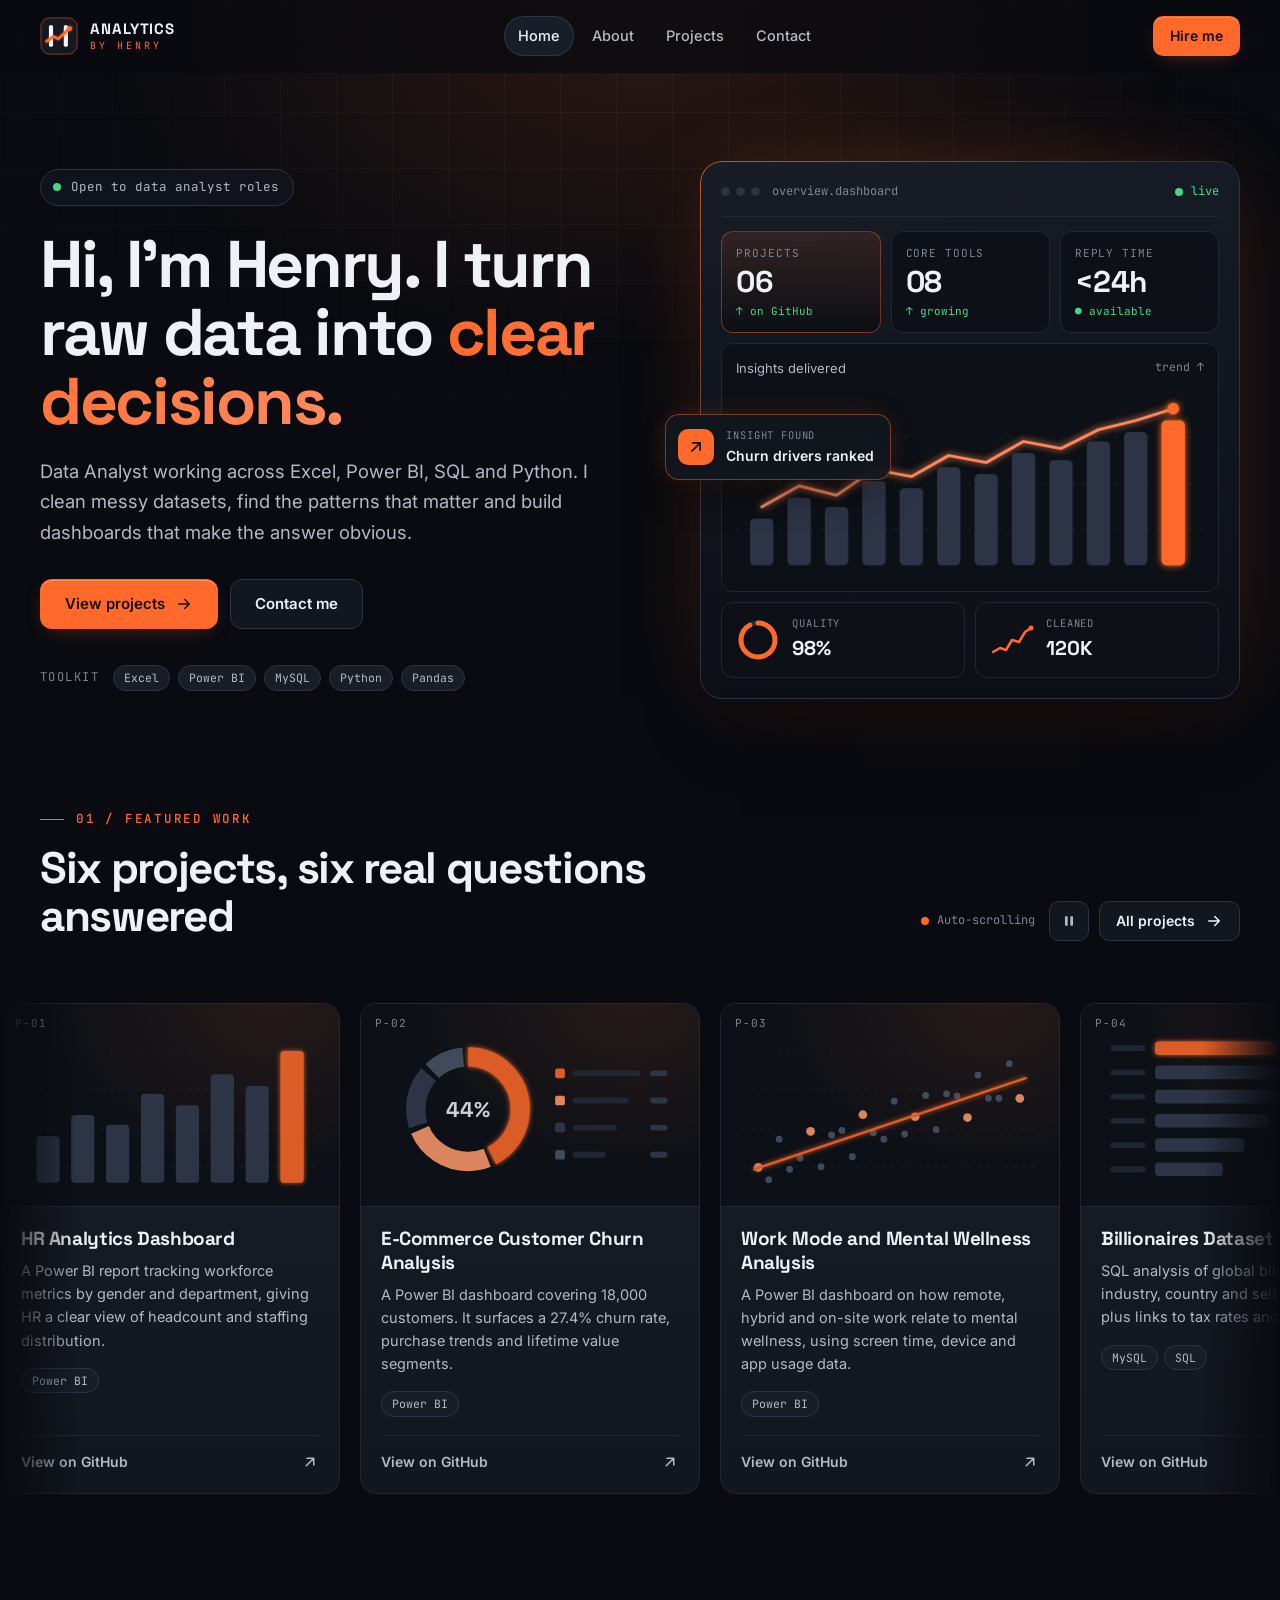
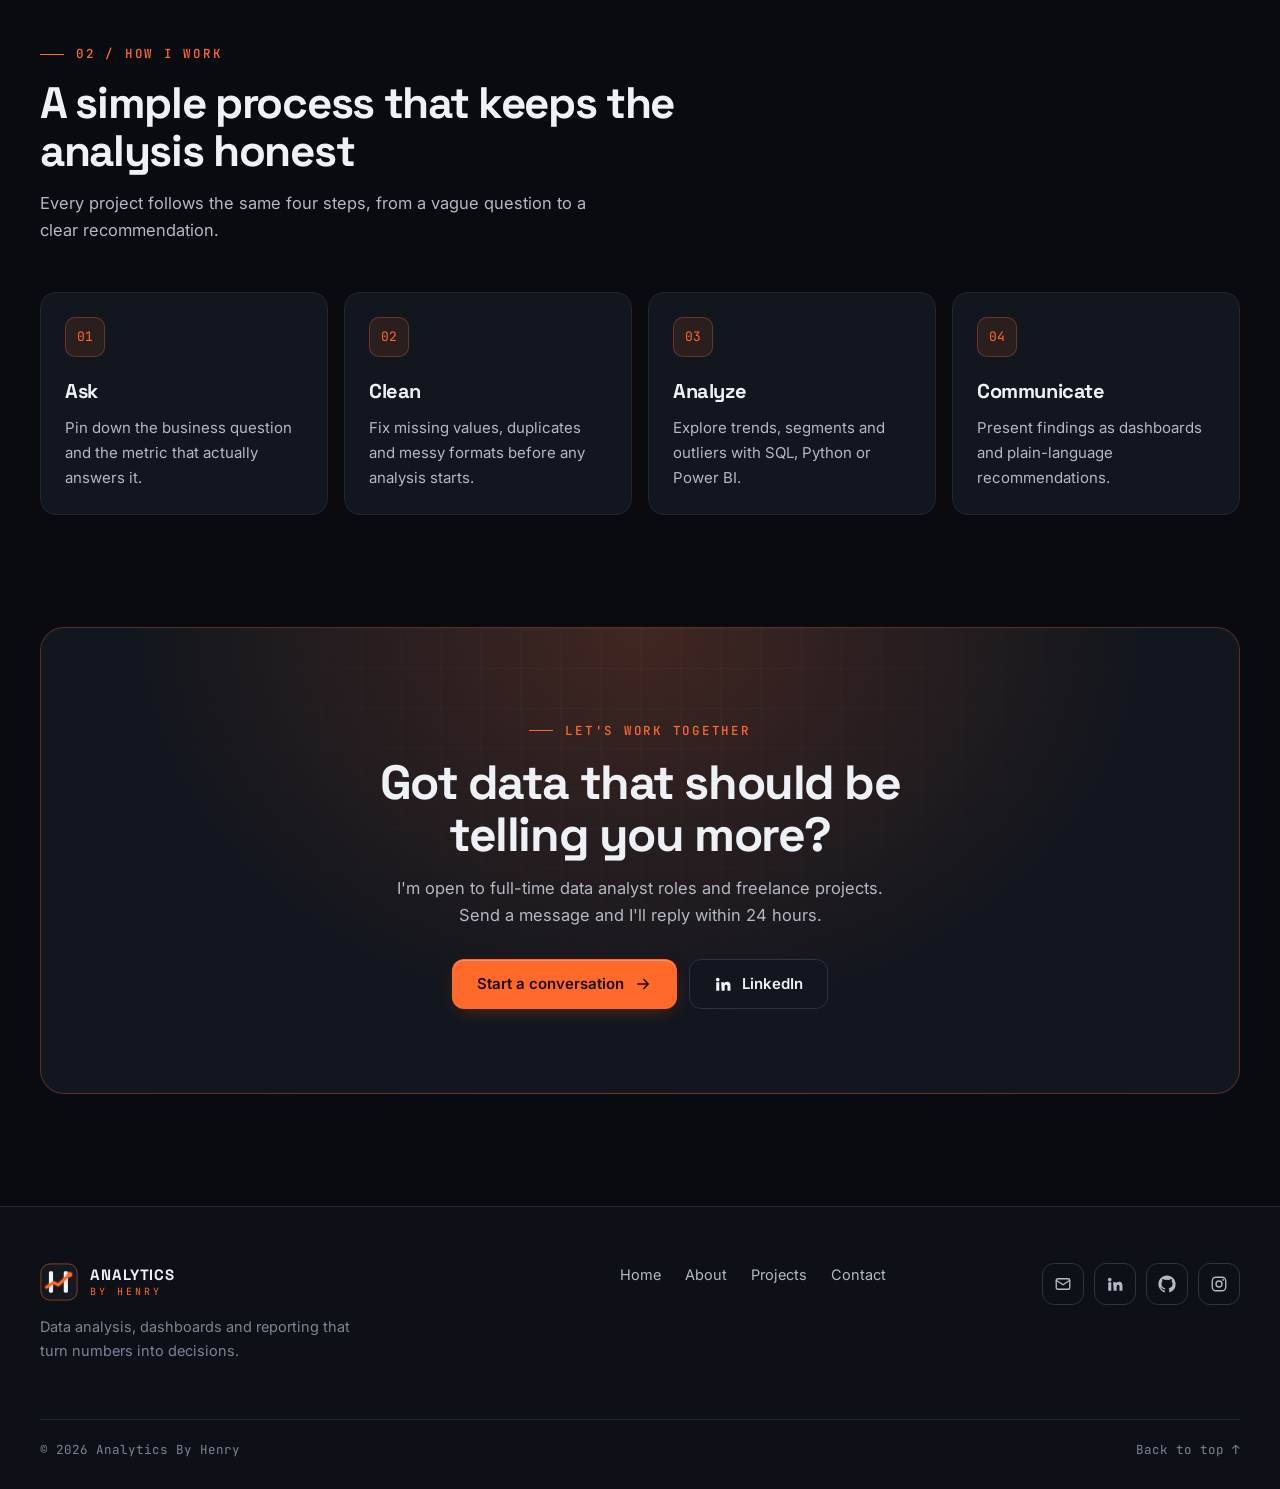
<file: index.html>
<!doctype html>
<html lang="en">
<head>
<meta charset="utf-8">
<meta name="viewport" content="width=device-width, initial-scale=1">
<title>Analytics By Henry | Data Analyst</title>
<meta name="description" content="Henry is a data analyst who turns raw data into clear decisions with Excel, Power BI, SQL and Python.">
<meta name="theme-color" content="#090B10">
<meta property="og:type" content="website">
<meta property="og:title" content="Analytics By Henry | Data Analyst">
<meta property="og:description" content="Henry is a data analyst who turns raw data into clear decisions with Excel, Power BI, SQL and Python.">
<link rel="icon" type="image/svg+xml" href="assets/favicon.svg">
<link rel="preconnect" href="https://fonts.googleapis.com">
<link rel="preconnect" href="https://fonts.gstatic.com" crossorigin>
<link href="https://fonts.googleapis.com/css2?family=Inter:wght@400;500;600&family=JetBrains+Mono:wght@400;500&family=Space+Grotesk:wght@500;600;700&display=swap" rel="stylesheet">
<link rel="stylesheet" href="css/style.css">
<script>document.documentElement.classList.add('js');</script>
</head>
<body id="top">
<a class="skip-link" href="#main">Skip to content</a>

<!-- Icon sprite: use with <svg class="i"><use href="#i-NAME"/></svg> -->
<svg width="0" height="0" style="position:absolute" aria-hidden="true" focusable="false">
  <symbol id="i-arrow-r" viewBox="0 0 24 24"><path d="M5 12h14M13 6l6 6-6 6" fill="none" stroke="currentColor" stroke-width="2" stroke-linecap="round" stroke-linejoin="round"/></symbol>
  <symbol id="i-arrow-ur" viewBox="0 0 24 24"><path d="M7 17 17 7M8 7h9v9" fill="none" stroke="currentColor" stroke-width="2" stroke-linecap="round" stroke-linejoin="round"/></symbol>
  <symbol id="i-mail" viewBox="0 0 24 24"><g fill="none" stroke="currentColor" stroke-width="1.8" stroke-linecap="round" stroke-linejoin="round"><rect x="3" y="5" width="18" height="14" rx="2"/><path d="m3 7 9 6 9-6"/></g></symbol>
  <symbol id="i-linkedin" viewBox="0 0 24 24"><path fill="currentColor" d="M4.98 3.5a2.5 2.5 0 1 1 0 5 2.5 2.5 0 0 1 0-5ZM3 9.5h4V21H3zM9.5 9.5h3.8v1.6h.05c.53-1 1.84-2.05 3.8-2.05 4.05 0 4.8 2.67 4.8 6.13V21h-4v-5.2c0-1.24-.02-2.84-1.73-2.84-1.73 0-2 1.35-2 2.75V21h-4z"/></symbol>
  <symbol id="i-github" viewBox="0 0 24 24"><path fill="currentColor" d="M12 .5C5.65.5.5 5.65.5 12c0 5.08 3.29 9.39 7.86 10.91.58.1.79-.25.79-.56v-2c-3.2.7-3.87-1.37-3.87-1.37-.52-1.33-1.28-1.68-1.28-1.68-1.04-.71.08-.7.08-.7 1.15.08 1.76 1.18 1.76 1.18 1.03 1.76 2.69 1.25 3.35.96.1-.75.4-1.25.73-1.54-2.55-.29-5.24-1.28-5.24-5.68 0-1.26.45-2.28 1.18-3.09-.12-.29-.51-1.46.11-3.04 0 0 .97-.31 3.17 1.18a11 11 0 0 1 5.77 0c2.2-1.49 3.17-1.18 3.17-1.18.62 1.58.23 2.75.11 3.04.74.81 1.18 1.83 1.18 3.09 0 4.41-2.69 5.39-5.25 5.67.41.36.78 1.06.78 2.14v3.17c0 .31.21.67.8.56A11.5 11.5 0 0 0 23.5 12C23.5 5.65 18.35.5 12 .5Z"/></symbol>
  <symbol id="i-instagram" viewBox="0 0 24 24"><g fill="none" stroke="currentColor" stroke-width="1.8"><rect x="3" y="3" width="18" height="18" rx="5"/><circle cx="12" cy="12" r="4"/></g><circle cx="17.5" cy="6.5" r="1.2" fill="currentColor"/></symbol>
  <symbol id="i-pause" viewBox="0 0 24 24"><g fill="currentColor"><rect x="6" y="5" width="4" height="14" rx="1"/><rect x="14" y="5" width="4" height="14" rx="1"/></g></symbol>
  <symbol id="i-play" viewBox="0 0 24 24"><path fill="currentColor" d="M7 5.5v13a1 1 0 0 0 1.5.86l11-6.5a1 1 0 0 0 0-1.72l-11-6.5A1 1 0 0 0 7 5.5Z"/></symbol>
  <symbol id="i-copy" viewBox="0 0 24 24"><g fill="none" stroke="currentColor" stroke-width="1.8" stroke-linejoin="round"><rect x="9" y="9" width="12" height="12" rx="2"/><path d="M5 15H4a1 1 0 0 1-1-1V4a1 1 0 0 1 1-1h10a1 1 0 0 1 1 1v1"/></g></symbol>
  <symbol id="i-send" viewBox="0 0 24 24"><path d="M22 2 11 13M22 2l-7 20-4-9-9-4 20-7Z" fill="none" stroke="currentColor" stroke-width="1.8" stroke-linecap="round" stroke-linejoin="round"/></symbol>
  <symbol id="i-user" viewBox="0 0 24 24"><g fill="none" stroke="currentColor" stroke-width="1.4" stroke-linecap="round"><circle cx="12" cy="8" r="4"/><path d="M4 21c0-4.4 3.6-7 8-7s8 2.6 8 7"/></g></symbol>
  <!-- Skill icons -->
  <symbol id="i-excel" viewBox="0 0 24 24"><g fill="none" stroke="currentColor" stroke-width="1.8" stroke-linecap="round" stroke-linejoin="round"><rect x="3" y="4" width="18" height="16" rx="2"/><path d="M3 9h18M3 14h18M9 4v16"/></g></symbol>
  <symbol id="i-powerbi" viewBox="0 0 24 24"><path d="M5 20v-6M10 20V9M15 20v-8M20 20V4" fill="none" stroke="currentColor" stroke-width="2.4" stroke-linecap="round"/></symbol>
  <symbol id="i-mysql" viewBox="0 0 24 24"><g fill="none" stroke="currentColor" stroke-width="1.8" stroke-linecap="round"><ellipse cx="12" cy="5.5" rx="7.5" ry="2.8"/><path d="M4.5 5.5v13c0 1.55 3.36 2.8 7.5 2.8s7.5-1.25 7.5-2.8v-13M4.5 12c0 1.55 3.36 2.8 7.5 2.8s7.5-1.25 7.5-2.8"/></g></symbol>
  <symbol id="i-python" viewBox="0 0 24 24"><path d="m8 8-4 4 4 4M16 8l4 4-4 4M13.5 5l-3 14" fill="none" stroke="currentColor" stroke-width="1.8" stroke-linecap="round" stroke-linejoin="round"/></symbol>
  <symbol id="i-pandas" viewBox="0 0 24 24"><g fill="none" stroke="currentColor" stroke-width="1.8" stroke-linejoin="round"><rect x="3" y="3" width="18" height="18" rx="2"/><path d="M3 9h18M9 9v12M15 9v12"/></g></symbol>
  <symbol id="i-viz" viewBox="0 0 24 24"><g fill="none" stroke="currentColor" stroke-width="1.8" stroke-linecap="round" stroke-linejoin="round"><path d="M12 3v9h9"/><path d="M20.5 15.5A9 9 0 1 1 8.5 3.7"/></g></symbol>
  <symbol id="i-clean" viewBox="0 0 24 24"><path d="M3 5h18l-7 8v6l-4-2v-4L3 5Z" fill="none" stroke="currentColor" stroke-width="1.8" stroke-linejoin="round"/></symbol>
  <symbol id="i-story" viewBox="0 0 24 24"><g fill="none" stroke="currentColor" stroke-width="1.8" stroke-linecap="round" stroke-linejoin="round"><rect x="3" y="4" width="18" height="12" rx="2"/><path d="M8 20h8M12 16v4M7 12l3-3 2 2 4-4"/></g></symbol>
</svg>

<header class="site-header">
  <div class="container nav">
    <a class="brand" href="index.html" aria-label="Analytics By Henry, home">
      <img src="assets/logo-mark.svg" alt="" width="38" height="38">
      <span class="brand__text"><span class="brand__a">ANALYTICS</span><span class="brand__b">BY HENRY</span></span>
    </a>
    <nav class="nav__links" aria-label="Primary">
      <a class="nav__link" href="index.html" aria-current="page">Home</a>
      <a class="nav__link" href="about.html">About</a>
      <a class="nav__link" href="projects.html">Projects</a>
      <a class="nav__link" href="contact.html">Contact</a>
    </nav>
    <div class="nav__right">
      <a class="btn btn--primary btn--sm nav__cta" href="contact.html">Hire me</a>
      <button class="nav__toggle" type="button" aria-expanded="false" aria-controls="mobileMenu" aria-label="Open menu"><span></span><span></span></button>
    </div>
  </div>
  <nav class="mobile-menu" id="mobileMenu" aria-label="Mobile">
    <a class="nav__link" href="index.html" aria-current="page">Home</a>
    <a class="nav__link" href="about.html">About</a>
    <a class="nav__link" href="projects.html">Projects</a>
    <a class="nav__link" href="contact.html">Contact</a>
    <a class="btn btn--primary" href="contact.html">Hire me</a>
  </nav>
</header>

<main id="main">

  <!-- HERO -->
  <section class="hero">
    <div class="container hero__grid">
      <div class="hero__copy" data-reveal>
        <span class="status-pill"><span class="status-dot"></span>Open to data analyst roles</span>
        <h1 class="hero__title">Hi, I'm Henry. I turn raw data into <span class="hl">clear decisions.</span></h1>
        <p class="hero__lead">Data Analyst working across Excel, Power BI, SQL and Python. I clean messy datasets, find the patterns that matter and build dashboards that make the answer obvious.</p>
        <div class="btn-row hero__ctas">
          <a class="btn btn--primary" href="projects.html">View projects <svg class="i" aria-hidden="true"><use href="#i-arrow-r"/></svg></a>
          <a class="btn btn--ghost" href="contact.html">Contact me</a>
        </div>
        <div class="toolkit">
          <span class="toolkit__label">Toolkit</span>
          <span class="tag">Excel</span><span class="tag">Power BI</span><span class="tag">MySQL</span><span class="tag">Python</span><span class="tag">Pandas</span>
        </div>
      </div>

      <!-- Decorative dashboard -->
      <div class="dash" data-reveal style="--d:.15s" aria-hidden="true">
        <div class="dash__bar">
          <span class="dots"><i></i><i></i><i></i></span>
          <span>overview.dashboard</span>
          <span class="dash__live"><span class="status-dot"></span>live</span>
        </div>
        <div class="dash__kpis">
          <div class="kpi kpi--accent"><span class="kpi__label">Projects</span><span class="kpi__value" data-count="6" data-pad="2">06</span><span class="kpi__delta">↑ on GitHub</span></div>
          <div class="kpi"><span class="kpi__label">Core tools</span><span class="kpi__value" data-count="8" data-pad="2">08</span><span class="kpi__delta">↑ growing</span></div>
          <div class="kpi"><span class="kpi__label">Reply time</span><span class="kpi__value">&lt;24h</span><span class="kpi__delta">● available</span></div>
        </div>
        <div class="dash__chart">
          <div class="dash__chart-head"><span>Insights delivered</span><span class="mono muted">trend ↑</span></div>
          <svg viewBox="0 0 400 160">
            <defs>
              <filter id="hglow" x="-50%" y="-50%" width="200%" height="200%"><feGaussianBlur stdDeviation="3" result="b"/><feMerge><feMergeNode in="b"/><feMergeNode in="SourceGraphic"/></feMerge></filter>
            </defs>
            <g stroke="#1C2230" stroke-dasharray="3 6"><line x1="0" x2="400" y1="40" y2="40"/><line x1="0" x2="400" y1="80" y2="80"/><line x1="0" x2="400" y1="120" y2="120"/></g>
            <g fill="#2C3446">
              <rect class="bar" style="--i:0" x="12" y="110" width="20" height="40" rx="4"/>
              <rect class="bar" style="--i:1" x="44" y="92" width="20" height="58" rx="4"/>
              <rect class="bar" style="--i:2" x="76" y="100" width="20" height="50" rx="4"/>
              <rect class="bar" style="--i:3" x="108" y="78" width="20" height="72" rx="4"/>
              <rect class="bar" style="--i:4" x="140" y="84" width="20" height="66" rx="4"/>
              <rect class="bar" style="--i:5" x="172" y="66" width="20" height="84" rx="4"/>
              <rect class="bar" style="--i:6" x="204" y="72" width="20" height="78" rx="4"/>
              <rect class="bar" style="--i:7" x="236" y="54" width="20" height="96" rx="4"/>
              <rect class="bar" style="--i:8" x="268" y="60" width="20" height="90" rx="4"/>
              <rect class="bar" style="--i:9" x="300" y="44" width="20" height="106" rx="4"/>
              <rect class="bar" style="--i:10" x="332" y="36" width="20" height="114" rx="4"/>
            </g>
            <rect class="bar" style="--i:11" x="364" y="26" width="20" height="124" rx="4" fill="#FF6A2B" filter="url(#hglow)"/>
            <path class="trend" pathLength="1" d="M22,100 L54,82 L86,90 L118,68 L150,74 L182,56 L214,62 L246,44 L278,50 L310,34 L342,26 L374,16" fill="none" stroke="#FF8A5C" stroke-width="2.5" stroke-linecap="round" stroke-linejoin="round" filter="url(#hglow)"/>
            <circle class="trend-dot" cx="374" cy="16" r="5" fill="#FF6A2B" filter="url(#hglow)"/>
          </svg>
        </div>
        <div class="dash__row">
          <div class="mini">
            <svg viewBox="0 0 44 44"><circle cx="22" cy="22" r="17" fill="none" stroke="#232A38" stroke-width="5"/><circle cx="22" cy="22" r="17" fill="none" stroke="#FF6A2B" stroke-width="5" stroke-linecap="round" pathLength="100" stroke-dasharray="92 100" transform="rotate(-90 22 22)"/></svg>
            <div><span class="mini__k">Quality</span><span class="mini__v">98%</span></div>
          </div>
          <div class="mini">
            <svg viewBox="0 0 44 44"><path d="M3,34 L10,30 L16,32 L22,22 L29,24 L35,14 L41,10" fill="none" stroke="#FF6A2B" stroke-width="2.5" stroke-linecap="round" stroke-linejoin="round"/><circle cx="41" cy="10" r="2.5" fill="#FF6A2B"/></svg>
            <div><span class="mini__k">Cleaned</span><span class="mini__v">120K</span></div>
          </div>
        </div>
        <div class="dash__float">
          <span class="dash__float-icon"><svg class="i"><use href="#i-arrow-ur"/></svg></span>
          <div><span class="dash__float-k">Insight found</span><span class="dash__float-v">Churn drivers ranked</span></div>
        </div>
      </div>
    </div>
  </section>

  <!-- FEATURED PROJECTS (auto-scrolling) -->
  <section class="section section--flush-top">
    <div class="container">
      <div class="section-head section-head--row" data-reveal>
        <div>
          <span class="eyebrow">01 / Featured work</span>
          <h2 class="h2">Six projects, six real questions answered</h2>
        </div>
        <div class="marquee-ctrl">
          <span class="marquee-state" data-marquee-state><span class="status-dot"></span><span data-state-text>Auto-scrolling</span></span>
          <button type="button" class="icon-btn" data-marquee-toggle aria-pressed="false" aria-label="Pause project carousel"><svg class="i" aria-hidden="true"><use href="#i-pause"/></svg></button>
          <a class="btn btn--ghost btn--sm" href="projects.html">All projects <svg class="i" aria-hidden="true"><use href="#i-arrow-r"/></svg></a>
        </div>
      </div>
    </div>
    <div class="marquee" data-marquee>
      <div class="marquee__track" data-marquee-track></div>
    </div>
  </section>

  <!-- PROCESS -->
  <section class="section section--flush-top">
    <div class="container">
      <div class="section-head" data-reveal>
        <span class="eyebrow">02 / How I work</span>
        <h2 class="h2">A simple process that keeps the analysis honest</h2>
        <p class="section-head__sub">Every project follows the same four steps, from a vague question to a clear recommendation.</p>
      </div>
      <ol class="steps" data-reveal>
        <li class="step"><span class="step__num">01</span><h3>Ask</h3><p>Pin down the business question and the metric that actually answers it.</p></li>
        <li class="step"><span class="step__num">02</span><h3>Clean</h3><p>Fix missing values, duplicates and messy formats before any analysis starts.</p></li>
        <li class="step"><span class="step__num">03</span><h3>Analyze</h3><p>Explore trends, segments and outliers with SQL, Python or Power BI.</p></li>
        <li class="step"><span class="step__num">04</span><h3>Communicate</h3><p>Present findings as dashboards and plain-language recommendations.</p></li>
      </ol>
    </div>
  </section>

  <!-- CTA -->
  <section class="section section--flush-top">
    <div class="container">
      <div class="cta-box" data-reveal>
        <span class="eyebrow">Let's work together</span>
        <h2>Got data that should be telling you more?</h2>
        <p>I'm open to full-time data analyst roles and freelance projects. Send a message and I'll reply within 24 hours.</p>
        <div class="btn-row">
          <a class="btn btn--primary" href="contact.html">Start a conversation <svg class="i" aria-hidden="true"><use href="#i-arrow-r"/></svg></a>
          <a class="btn btn--ghost" href="https://www.linkedin.com/in/adewale-adetunji-4257b32b0" target="_blank" rel="noopener"><svg class="i" aria-hidden="true"><use href="#i-linkedin"/></svg> LinkedIn</a>
        </div>
      </div>
    </div>
  </section>

</main>

<footer class="site-footer">
  <div class="container footer__top">
    <div class="footer__brand">
      <a class="brand" href="index.html" aria-label="Analytics By Henry, home">
        <img src="assets/logo-mark.svg" alt="" width="38" height="38">
        <span class="brand__text"><span class="brand__a">ANALYTICS</span><span class="brand__b">BY HENRY</span></span>
      </a>
      <p>Data analysis, dashboards and reporting that turn numbers into decisions.</p>
    </div>
    <nav class="footer__nav" aria-label="Footer">
      <a href="index.html">Home</a>
      <a href="about.html">About</a>
      <a href="projects.html">Projects</a>
      <a href="contact.html">Contact</a>
    </nav>
    <div class="footer__social">
      <a class="social" href="mailto:adewalehenry14@gmail.com" aria-label="Email"><svg class="i" aria-hidden="true"><use href="#i-mail"/></svg></a>
      <a class="social" href="https://www.linkedin.com/in/adewale-adetunji-4257b32b0" target="_blank" rel="noopener" aria-label="LinkedIn"><svg class="i" aria-hidden="true"><use href="#i-linkedin"/></svg></a>
      <a class="social" href="https://github.com/adewalehenry14" target="_blank" rel="noopener" aria-label="GitHub"><svg class="i" aria-hidden="true"><use href="#i-github"/></svg></a>
      <a class="social" href="https://www.instagram.com/the_adewalehenry" target="_blank" rel="noopener" aria-label="Instagram"><svg class="i" aria-hidden="true"><use href="#i-instagram"/></svg></a>
    </div>
  </div>
  <div class="container footer__bottom">
    <span>© <span data-year>2026</span> Analytics By Henry</span>
    <a href="#top">Back to top ↑</a>
  </div>
</footer>

<script src="js/data.js"></script>
<script src="js/main.js"></script>
</body>
</html>
</file>
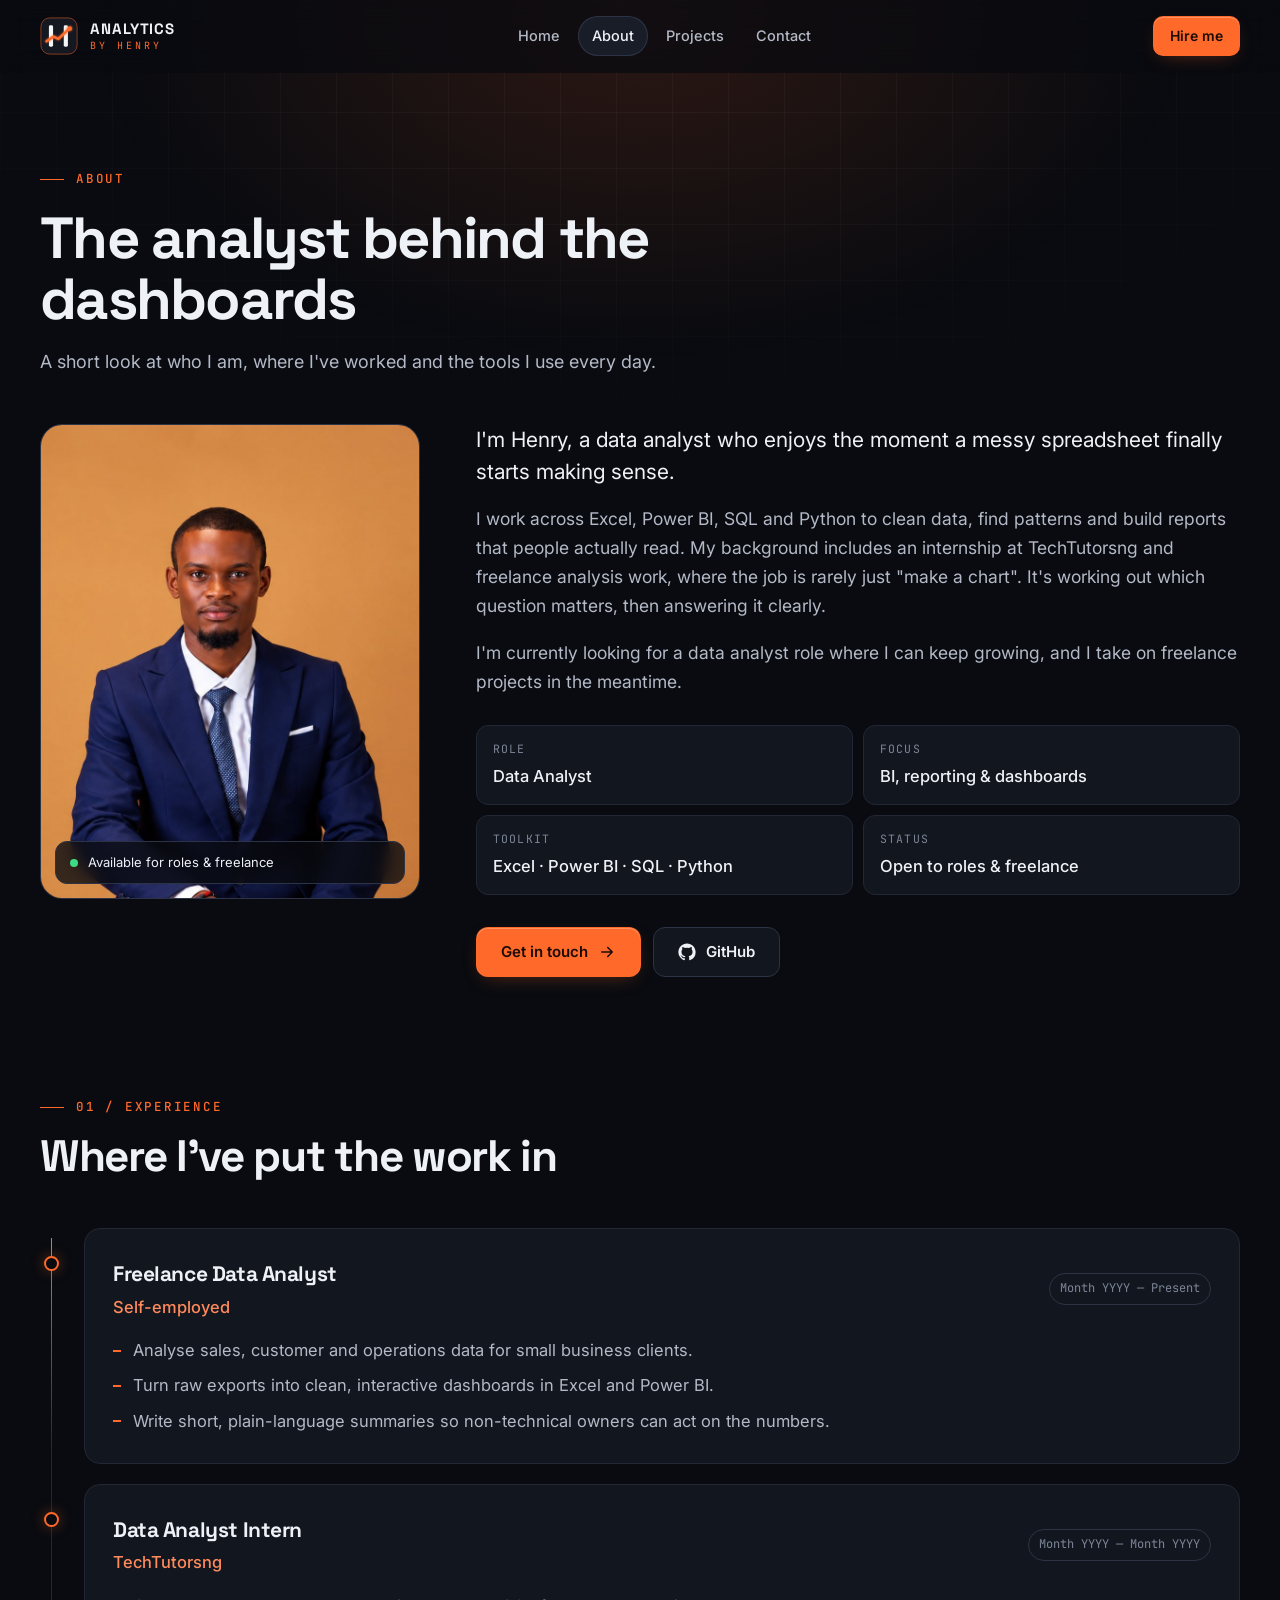
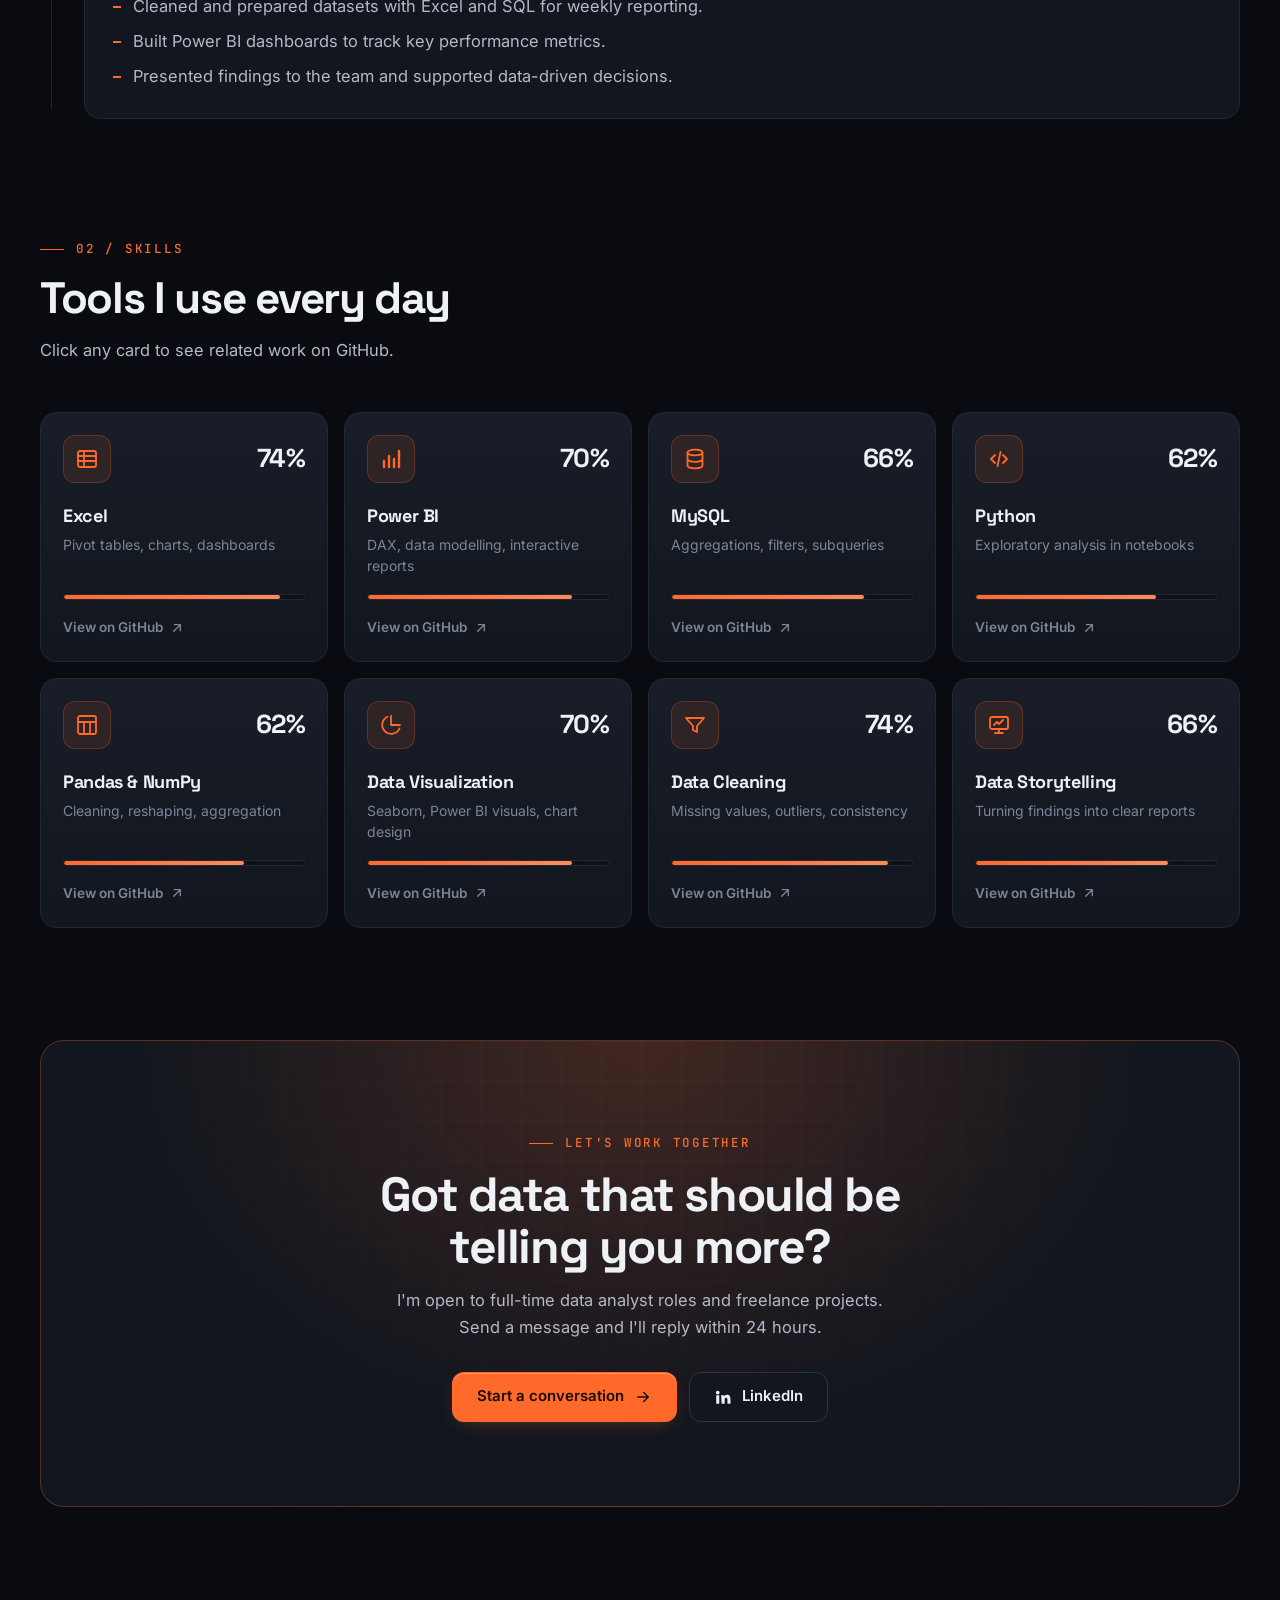
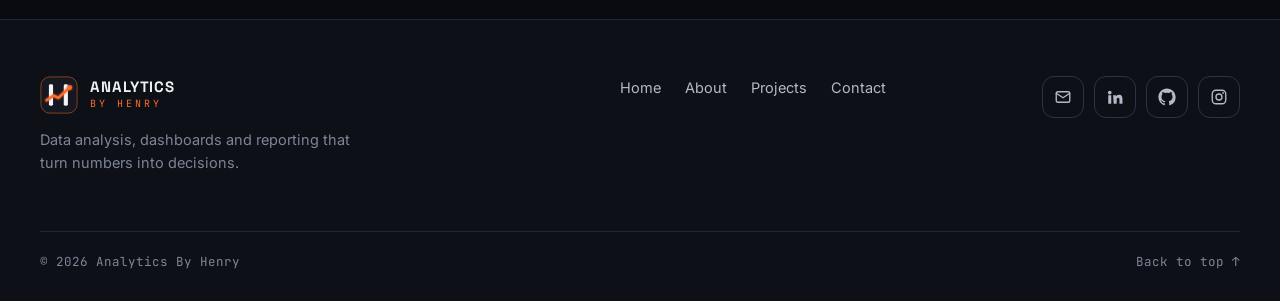
<file: about.html>
<!doctype html>
<html lang="en">
<head>
<meta charset="utf-8">
<meta name="viewport" content="width=device-width, initial-scale=1">
<title>About | Analytics By Henry</title>
<meta name="description" content="Background, experience and skills of Henry, data analyst.">
<meta name="theme-color" content="#090B10">
<meta property="og:type" content="website">
<meta property="og:title" content="About | Analytics By Henry">
<meta property="og:description" content="Background, experience and skills of Henry, data analyst.">
<link rel="icon" type="image/svg+xml" href="assets/favicon.svg">
<link rel="preconnect" href="https://fonts.googleapis.com">
<link rel="preconnect" href="https://fonts.gstatic.com" crossorigin>
<link href="https://fonts.googleapis.com/css2?family=Inter:wght@400;500;600&family=JetBrains+Mono:wght@400;500&family=Space+Grotesk:wght@500;600;700&display=swap" rel="stylesheet">
<link rel="stylesheet" href="css/style.css">
<script>document.documentElement.classList.add('js');</script>
</head>
<body id="top">
<a class="skip-link" href="#main">Skip to content</a>

<!-- Icon sprite: use with <svg class="i"><use href="#i-NAME"/></svg> -->
<svg width="0" height="0" style="position:absolute" aria-hidden="true" focusable="false">
  <symbol id="i-arrow-r" viewBox="0 0 24 24"><path d="M5 12h14M13 6l6 6-6 6" fill="none" stroke="currentColor" stroke-width="2" stroke-linecap="round" stroke-linejoin="round"/></symbol>
  <symbol id="i-arrow-ur" viewBox="0 0 24 24"><path d="M7 17 17 7M8 7h9v9" fill="none" stroke="currentColor" stroke-width="2" stroke-linecap="round" stroke-linejoin="round"/></symbol>
  <symbol id="i-mail" viewBox="0 0 24 24"><g fill="none" stroke="currentColor" stroke-width="1.8" stroke-linecap="round" stroke-linejoin="round"><rect x="3" y="5" width="18" height="14" rx="2"/><path d="m3 7 9 6 9-6"/></g></symbol>
  <symbol id="i-linkedin" viewBox="0 0 24 24"><path fill="currentColor" d="M4.98 3.5a2.5 2.5 0 1 1 0 5 2.5 2.5 0 0 1 0-5ZM3 9.5h4V21H3zM9.5 9.5h3.8v1.6h.05c.53-1 1.84-2.05 3.8-2.05 4.05 0 4.8 2.67 4.8 6.13V21h-4v-5.2c0-1.24-.02-2.84-1.73-2.84-1.73 0-2 1.35-2 2.75V21h-4z"/></symbol>
  <symbol id="i-github" viewBox="0 0 24 24"><path fill="currentColor" d="M12 .5C5.65.5.5 5.65.5 12c0 5.08 3.29 9.39 7.86 10.91.58.1.79-.25.79-.56v-2c-3.2.7-3.87-1.37-3.87-1.37-.52-1.33-1.28-1.68-1.28-1.68-1.04-.71.08-.7.08-.7 1.15.08 1.76 1.18 1.76 1.18 1.03 1.76 2.69 1.25 3.35.96.1-.75.4-1.25.73-1.54-2.55-.29-5.24-1.28-5.24-5.68 0-1.26.45-2.28 1.18-3.09-.12-.29-.51-1.46.11-3.04 0 0 .97-.31 3.17 1.18a11 11 0 0 1 5.77 0c2.2-1.49 3.17-1.18 3.17-1.18.62 1.58.23 2.75.11 3.04.74.81 1.18 1.83 1.18 3.09 0 4.41-2.69 5.39-5.25 5.67.41.36.78 1.06.78 2.14v3.17c0 .31.21.67.8.56A11.5 11.5 0 0 0 23.5 12C23.5 5.65 18.35.5 12 .5Z"/></symbol>
  <symbol id="i-instagram" viewBox="0 0 24 24"><g fill="none" stroke="currentColor" stroke-width="1.8"><rect x="3" y="3" width="18" height="18" rx="5"/><circle cx="12" cy="12" r="4"/></g><circle cx="17.5" cy="6.5" r="1.2" fill="currentColor"/></symbol>
  <symbol id="i-pause" viewBox="0 0 24 24"><g fill="currentColor"><rect x="6" y="5" width="4" height="14" rx="1"/><rect x="14" y="5" width="4" height="14" rx="1"/></g></symbol>
  <symbol id="i-play" viewBox="0 0 24 24"><path fill="currentColor" d="M7 5.5v13a1 1 0 0 0 1.5.86l11-6.5a1 1 0 0 0 0-1.72l-11-6.5A1 1 0 0 0 7 5.5Z"/></symbol>
  <symbol id="i-copy" viewBox="0 0 24 24"><g fill="none" stroke="currentColor" stroke-width="1.8" stroke-linejoin="round"><rect x="9" y="9" width="12" height="12" rx="2"/><path d="M5 15H4a1 1 0 0 1-1-1V4a1 1 0 0 1 1-1h10a1 1 0 0 1 1 1v1"/></g></symbol>
  <symbol id="i-send" viewBox="0 0 24 24"><path d="M22 2 11 13M22 2l-7 20-4-9-9-4 20-7Z" fill="none" stroke="currentColor" stroke-width="1.8" stroke-linecap="round" stroke-linejoin="round"/></symbol>
  <symbol id="i-user" viewBox="0 0 24 24"><g fill="none" stroke="currentColor" stroke-width="1.4" stroke-linecap="round"><circle cx="12" cy="8" r="4"/><path d="M4 21c0-4.4 3.6-7 8-7s8 2.6 8 7"/></g></symbol>
  <!-- Skill icons -->
  <symbol id="i-excel" viewBox="0 0 24 24"><g fill="none" stroke="currentColor" stroke-width="1.8" stroke-linecap="round" stroke-linejoin="round"><rect x="3" y="4" width="18" height="16" rx="2"/><path d="M3 9h18M3 14h18M9 4v16"/></g></symbol>
  <symbol id="i-powerbi" viewBox="0 0 24 24"><path d="M5 20v-6M10 20V9M15 20v-8M20 20V4" fill="none" stroke="currentColor" stroke-width="2.4" stroke-linecap="round"/></symbol>
  <symbol id="i-mysql" viewBox="0 0 24 24"><g fill="none" stroke="currentColor" stroke-width="1.8" stroke-linecap="round"><ellipse cx="12" cy="5.5" rx="7.5" ry="2.8"/><path d="M4.5 5.5v13c0 1.55 3.36 2.8 7.5 2.8s7.5-1.25 7.5-2.8v-13M4.5 12c0 1.55 3.36 2.8 7.5 2.8s7.5-1.25 7.5-2.8"/></g></symbol>
  <symbol id="i-python" viewBox="0 0 24 24"><path d="m8 8-4 4 4 4M16 8l4 4-4 4M13.5 5l-3 14" fill="none" stroke="currentColor" stroke-width="1.8" stroke-linecap="round" stroke-linejoin="round"/></symbol>
  <symbol id="i-pandas" viewBox="0 0 24 24"><g fill="none" stroke="currentColor" stroke-width="1.8" stroke-linejoin="round"><rect x="3" y="3" width="18" height="18" rx="2"/><path d="M3 9h18M9 9v12M15 9v12"/></g></symbol>
  <symbol id="i-viz" viewBox="0 0 24 24"><g fill="none" stroke="currentColor" stroke-width="1.8" stroke-linecap="round" stroke-linejoin="round"><path d="M12 3v9h9"/><path d="M20.5 15.5A9 9 0 1 1 8.5 3.7"/></g></symbol>
  <symbol id="i-clean" viewBox="0 0 24 24"><path d="M3 5h18l-7 8v6l-4-2v-4L3 5Z" fill="none" stroke="currentColor" stroke-width="1.8" stroke-linejoin="round"/></symbol>
  <symbol id="i-story" viewBox="0 0 24 24"><g fill="none" stroke="currentColor" stroke-width="1.8" stroke-linecap="round" stroke-linejoin="round"><rect x="3" y="4" width="18" height="12" rx="2"/><path d="M8 20h8M12 16v4M7 12l3-3 2 2 4-4"/></g></symbol>
</svg>

<header class="site-header">
  <div class="container nav">
    <a class="brand" href="index.html" aria-label="Analytics By Henry, home">
      <img src="assets/logo-mark.svg" alt="" width="38" height="38">
      <span class="brand__text"><span class="brand__a">ANALYTICS</span><span class="brand__b">BY HENRY</span></span>
    </a>
    <nav class="nav__links" aria-label="Primary">
      <a class="nav__link" href="index.html">Home</a>
      <a class="nav__link" href="about.html" aria-current="page">About</a>
      <a class="nav__link" href="projects.html">Projects</a>
      <a class="nav__link" href="contact.html">Contact</a>
    </nav>
    <div class="nav__right">
      <a class="btn btn--primary btn--sm nav__cta" href="contact.html">Hire me</a>
      <button class="nav__toggle" type="button" aria-expanded="false" aria-controls="mobileMenu" aria-label="Open menu"><span></span><span></span></button>
    </div>
  </div>
  <nav class="mobile-menu" id="mobileMenu" aria-label="Mobile">
    <a class="nav__link" href="index.html">Home</a>
    <a class="nav__link" href="about.html" aria-current="page">About</a>
    <a class="nav__link" href="projects.html">Projects</a>
    <a class="nav__link" href="contact.html">Contact</a>
    <a class="btn btn--primary" href="contact.html">Hire me</a>
  </nav>
</header>

<main id="main">

  <section class="page-hero">
    <div class="container" data-reveal>
      <span class="eyebrow">About</span>
      <h1>The analyst behind the dashboards</h1>
      <p>A short look at who I am, where I've worked and the tools I use every day.</p>
    </div>
  </section>

  <!-- PROFILE -->
  <section class="section section--flush-top">
    <div class="container profile">
      <div class="photo" data-reveal>
        <img src="assets/henry.jpg" alt="Portrait of Henry in a navy suit" width="800" height="1000">
        <div class="photo__tag"><span class="status-dot"></span>Available for roles &amp; freelance</div>
      </div>

      <div data-reveal style="--d:.1s">
        <div class="prose">
          <p>I'm Henry, a data analyst who enjoys the moment a messy spreadsheet finally starts making sense.</p>
          <p>I work across Excel, Power BI, SQL and Python to clean data, find patterns and build reports that people actually read. My background includes an internship at TechTutorsng and freelance analysis work, where the job is rarely just "make a chart". It's working out which question matters, then answering it clearly.</p>
          <p>I'm currently looking for a data analyst role where I can keep growing, and I take on freelance projects in the meantime.</p>
        </div>
        <dl class="facts">
          <div class="fact"><dt>Role</dt><dd>Data Analyst</dd></div>
          <div class="fact"><dt>Focus</dt><dd>BI, reporting &amp; dashboards</dd></div>
          <div class="fact"><dt>Toolkit</dt><dd>Excel · Power BI · SQL · Python</dd></div>
          <div class="fact"><dt>Status</dt><dd>Open to roles &amp; freelance</dd></div>
        </dl>
        <div class="btn-row">
          <a class="btn btn--primary" href="contact.html">Get in touch <svg class="i" aria-hidden="true"><use href="#i-arrow-r"/></svg></a>
          <a class="btn btn--ghost" href="https://github.com/adewalehenry14" target="_blank" rel="noopener"><svg class="i" aria-hidden="true"><use href="#i-github"/></svg> GitHub</a>
        </div>
      </div>
    </div>
  </section>

  <!-- EXPERIENCE -->
  <section class="section section--flush-top">
    <div class="container">
      <div class="section-head" data-reveal>
        <span class="eyebrow">01 / Experience</span>
        <h2 class="h2">Where I've put the work in</h2>
      </div>
      <ol class="timeline" data-reveal>
        <li class="tl">
          <div class="tl__card">
            <div class="tl__head">
              <div><h3 class="tl__role">Freelance Data Analyst</h3><p class="tl__org">Self-employed</p></div>
              <span class="tl__date">Month YYYY — Present</span>
            </div>
            <ul class="tl__list">
              <li>Analyse sales, customer and operations data for small business clients.</li>
              <li>Turn raw exports into clean, interactive dashboards in Excel and Power BI.</li>
              <li>Write short, plain-language summaries so non-technical owners can act on the numbers.</li>
            </ul>
          </div>
        </li>
        <li class="tl">
          <div class="tl__card">
            <div class="tl__head">
              <div><h3 class="tl__role">Data Analyst Intern</h3><p class="tl__org">TechTutorsng</p></div>
              <span class="tl__date">Month YYYY — Month YYYY</span>
            </div>
            <ul class="tl__list">
              <li>Cleaned and prepared datasets with Excel and SQL for weekly reporting.</li>
              <li>Built Power BI dashboards to track key performance metrics.</li>
              <li>Presented findings to the team and supported data-driven decisions.</li>
            </ul>
          </div>
        </li>
      </ol>
    </div>
  </section>

  <!-- SKILLS -->
  <section class="section section--flush-top">
    <div class="container">
      <div class="section-head" data-reveal>
        <span class="eyebrow">02 / Skills</span>
        <h2 class="h2">Tools I use every day</h2>
        <p class="section-head__sub">Click any card to see related work on GitHub.</p>
      </div>
      <div class="skills" id="skillGrid" data-reveal></div>
    </div>
  </section>

  <!-- CTA -->
  <section class="section section--flush-top">
    <div class="container">
      <div class="cta-box" data-reveal>
        <span class="eyebrow">Let's work together</span>
        <h2>Got data that should be telling you more?</h2>
        <p>I'm open to full-time data analyst roles and freelance projects. Send a message and I'll reply within 24 hours.</p>
        <div class="btn-row">
          <a class="btn btn--primary" href="contact.html">Start a conversation <svg class="i" aria-hidden="true"><use href="#i-arrow-r"/></svg></a>
          <a class="btn btn--ghost" href="https://www.linkedin.com/in/adewale-adetunji-4257b32b0" target="_blank" rel="noopener"><svg class="i" aria-hidden="true"><use href="#i-linkedin"/></svg> LinkedIn</a>
        </div>
      </div>
    </div>
  </section>

</main>

<footer class="site-footer">
  <div class="container footer__top">
    <div class="footer__brand">
      <a class="brand" href="index.html" aria-label="Analytics By Henry, home">
        <img src="assets/logo-mark.svg" alt="" width="38" height="38">
        <span class="brand__text"><span class="brand__a">ANALYTICS</span><span class="brand__b">BY HENRY</span></span>
      </a>
      <p>Data analysis, dashboards and reporting that turn numbers into decisions.</p>
    </div>
    <nav class="footer__nav" aria-label="Footer">
      <a href="index.html">Home</a>
      <a href="about.html">About</a>
      <a href="projects.html">Projects</a>
      <a href="contact.html">Contact</a>
    </nav>
    <div class="footer__social">
      <a class="social" href="mailto:adewalehenry14@gmail.com" aria-label="Email"><svg class="i" aria-hidden="true"><use href="#i-mail"/></svg></a>
      <a class="social" href="https://www.linkedin.com/in/adewale-adetunji-4257b32b0" target="_blank" rel="noopener" aria-label="LinkedIn"><svg class="i" aria-hidden="true"><use href="#i-linkedin"/></svg></a>
      <a class="social" href="https://github.com/adewalehenry14" target="_blank" rel="noopener" aria-label="GitHub"><svg class="i" aria-hidden="true"><use href="#i-github"/></svg></a>
      <a class="social" href="https://www.instagram.com/the_adewalehenry" target="_blank" rel="noopener" aria-label="Instagram"><svg class="i" aria-hidden="true"><use href="#i-instagram"/></svg></a>
    </div>
  </div>
  <div class="container footer__bottom">
    <span>© <span data-year>2026</span> Analytics By Henry</span>
    <a href="#top">Back to top ↑</a>
  </div>
</footer>

<script src="js/data.js"></script>
<script src="js/main.js"></script>
</body>
</html>
</file>
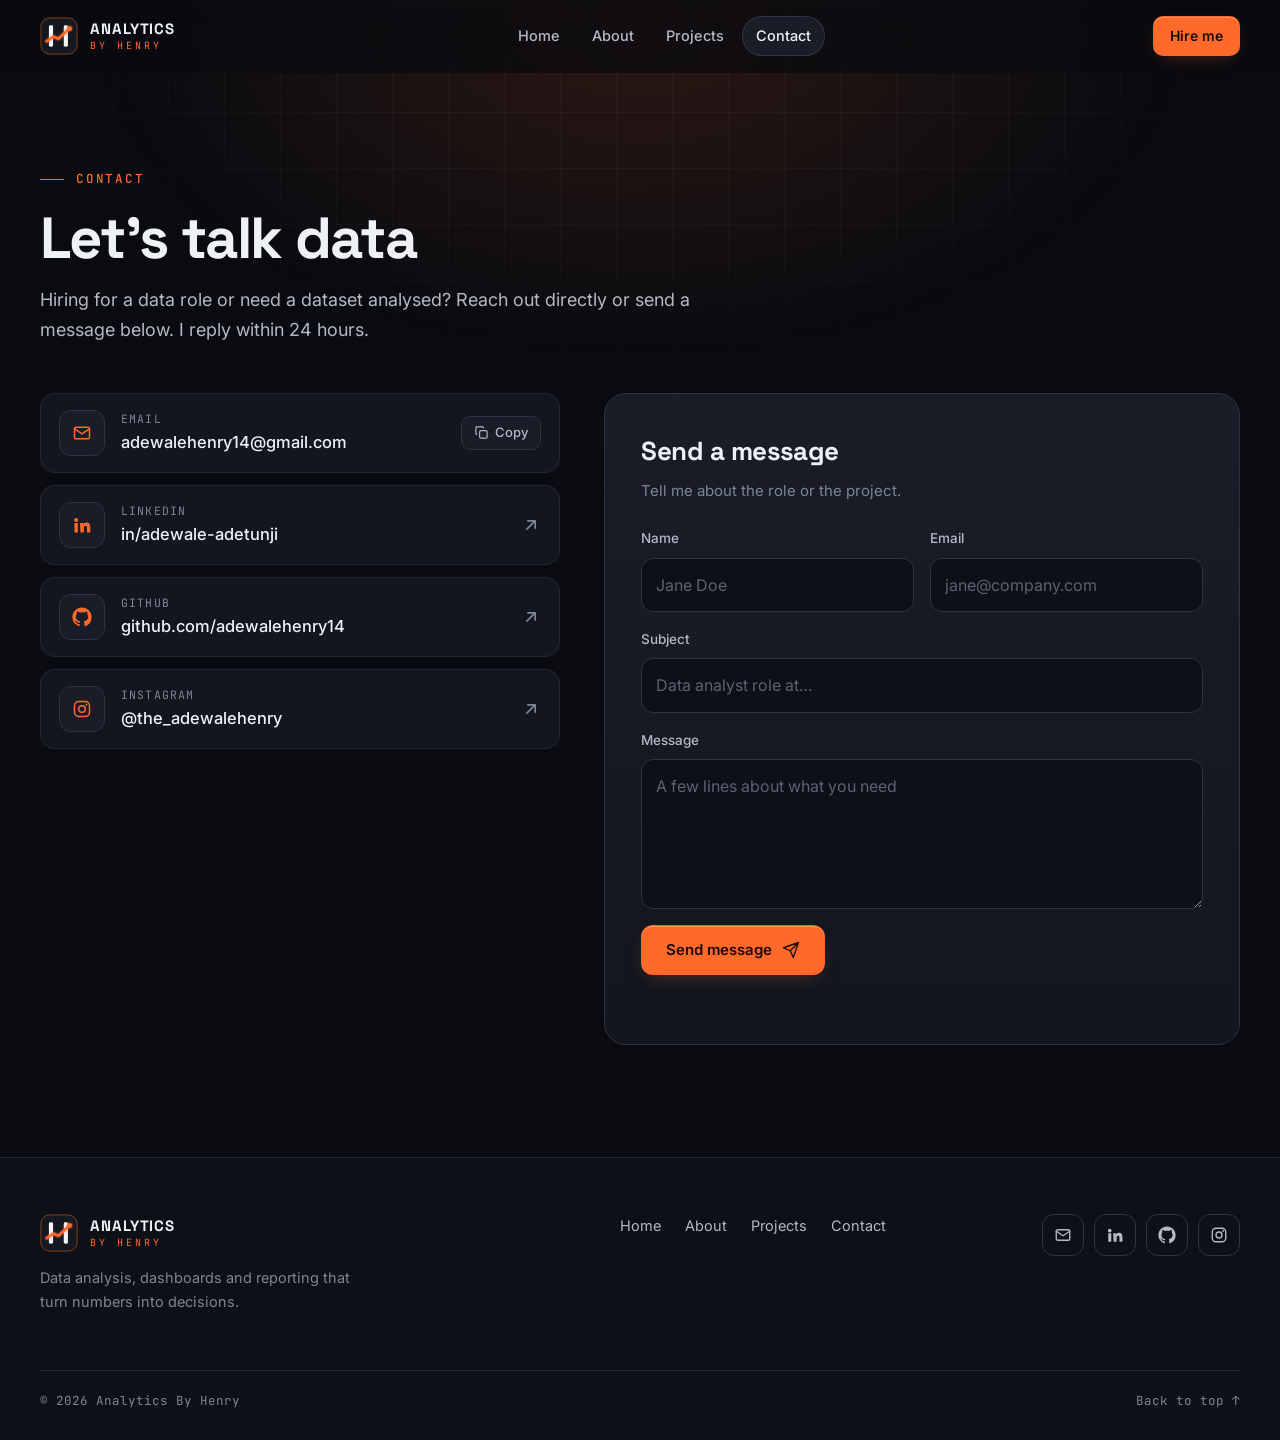
<file: contact.html>
<!doctype html>
<html lang="en">
<head>
<meta charset="utf-8">
<meta name="viewport" content="width=device-width, initial-scale=1">
<title>Contact | Analytics By Henry</title>
<meta name="description" content="Get in touch with Henry for data analyst roles or freelance projects.">
<meta name="theme-color" content="#090B10">
<meta property="og:type" content="website">
<meta property="og:title" content="Contact | Analytics By Henry">
<meta property="og:description" content="Get in touch with Henry for data analyst roles or freelance projects.">
<link rel="icon" type="image/svg+xml" href="assets/favicon.svg">
<link rel="preconnect" href="https://fonts.googleapis.com">
<link rel="preconnect" href="https://fonts.gstatic.com" crossorigin>
<link href="https://fonts.googleapis.com/css2?family=Inter:wght@400;500;600&family=JetBrains+Mono:wght@400;500&family=Space+Grotesk:wght@500;600;700&display=swap" rel="stylesheet">
<link rel="stylesheet" href="css/style.css">
<script>document.documentElement.classList.add('js');</script>
</head>
<body id="top">
<a class="skip-link" href="#main">Skip to content</a>

<!-- Icon sprite: use with <svg class="i"><use href="#i-NAME"/></svg> -->
<svg width="0" height="0" style="position:absolute" aria-hidden="true" focusable="false">
  <symbol id="i-arrow-r" viewBox="0 0 24 24"><path d="M5 12h14M13 6l6 6-6 6" fill="none" stroke="currentColor" stroke-width="2" stroke-linecap="round" stroke-linejoin="round"/></symbol>
  <symbol id="i-arrow-ur" viewBox="0 0 24 24"><path d="M7 17 17 7M8 7h9v9" fill="none" stroke="currentColor" stroke-width="2" stroke-linecap="round" stroke-linejoin="round"/></symbol>
  <symbol id="i-mail" viewBox="0 0 24 24"><g fill="none" stroke="currentColor" stroke-width="1.8" stroke-linecap="round" stroke-linejoin="round"><rect x="3" y="5" width="18" height="14" rx="2"/><path d="m3 7 9 6 9-6"/></g></symbol>
  <symbol id="i-linkedin" viewBox="0 0 24 24"><path fill="currentColor" d="M4.98 3.5a2.5 2.5 0 1 1 0 5 2.5 2.5 0 0 1 0-5ZM3 9.5h4V21H3zM9.5 9.5h3.8v1.6h.05c.53-1 1.84-2.05 3.8-2.05 4.05 0 4.8 2.67 4.8 6.13V21h-4v-5.2c0-1.24-.02-2.84-1.73-2.84-1.73 0-2 1.35-2 2.75V21h-4z"/></symbol>
  <symbol id="i-github" viewBox="0 0 24 24"><path fill="currentColor" d="M12 .5C5.65.5.5 5.65.5 12c0 5.08 3.29 9.39 7.86 10.91.58.1.79-.25.79-.56v-2c-3.2.7-3.87-1.37-3.87-1.37-.52-1.33-1.28-1.68-1.28-1.68-1.04-.71.08-.7.08-.7 1.15.08 1.76 1.18 1.76 1.18 1.03 1.76 2.69 1.25 3.35.96.1-.75.4-1.25.73-1.54-2.55-.29-5.24-1.28-5.24-5.68 0-1.26.45-2.28 1.18-3.09-.12-.29-.51-1.46.11-3.04 0 0 .97-.31 3.17 1.18a11 11 0 0 1 5.77 0c2.2-1.49 3.17-1.18 3.17-1.18.62 1.58.23 2.75.11 3.04.74.81 1.18 1.83 1.18 3.09 0 4.41-2.69 5.39-5.25 5.67.41.36.78 1.06.78 2.14v3.17c0 .31.21.67.8.56A11.5 11.5 0 0 0 23.5 12C23.5 5.65 18.35.5 12 .5Z"/></symbol>
  <symbol id="i-instagram" viewBox="0 0 24 24"><g fill="none" stroke="currentColor" stroke-width="1.8"><rect x="3" y="3" width="18" height="18" rx="5"/><circle cx="12" cy="12" r="4"/></g><circle cx="17.5" cy="6.5" r="1.2" fill="currentColor"/></symbol>
  <symbol id="i-pause" viewBox="0 0 24 24"><g fill="currentColor"><rect x="6" y="5" width="4" height="14" rx="1"/><rect x="14" y="5" width="4" height="14" rx="1"/></g></symbol>
  <symbol id="i-play" viewBox="0 0 24 24"><path fill="currentColor" d="M7 5.5v13a1 1 0 0 0 1.5.86l11-6.5a1 1 0 0 0 0-1.72l-11-6.5A1 1 0 0 0 7 5.5Z"/></symbol>
  <symbol id="i-copy" viewBox="0 0 24 24"><g fill="none" stroke="currentColor" stroke-width="1.8" stroke-linejoin="round"><rect x="9" y="9" width="12" height="12" rx="2"/><path d="M5 15H4a1 1 0 0 1-1-1V4a1 1 0 0 1 1-1h10a1 1 0 0 1 1 1v1"/></g></symbol>
  <symbol id="i-send" viewBox="0 0 24 24"><path d="M22 2 11 13M22 2l-7 20-4-9-9-4 20-7Z" fill="none" stroke="currentColor" stroke-width="1.8" stroke-linecap="round" stroke-linejoin="round"/></symbol>
  <symbol id="i-user" viewBox="0 0 24 24"><g fill="none" stroke="currentColor" stroke-width="1.4" stroke-linecap="round"><circle cx="12" cy="8" r="4"/><path d="M4 21c0-4.4 3.6-7 8-7s8 2.6 8 7"/></g></symbol>
  <!-- Skill icons -->
  <symbol id="i-excel" viewBox="0 0 24 24"><g fill="none" stroke="currentColor" stroke-width="1.8" stroke-linecap="round" stroke-linejoin="round"><rect x="3" y="4" width="18" height="16" rx="2"/><path d="M3 9h18M3 14h18M9 4v16"/></g></symbol>
  <symbol id="i-powerbi" viewBox="0 0 24 24"><path d="M5 20v-6M10 20V9M15 20v-8M20 20V4" fill="none" stroke="currentColor" stroke-width="2.4" stroke-linecap="round"/></symbol>
  <symbol id="i-mysql" viewBox="0 0 24 24"><g fill="none" stroke="currentColor" stroke-width="1.8" stroke-linecap="round"><ellipse cx="12" cy="5.5" rx="7.5" ry="2.8"/><path d="M4.5 5.5v13c0 1.55 3.36 2.8 7.5 2.8s7.5-1.25 7.5-2.8v-13M4.5 12c0 1.55 3.36 2.8 7.5 2.8s7.5-1.25 7.5-2.8"/></g></symbol>
  <symbol id="i-python" viewBox="0 0 24 24"><path d="m8 8-4 4 4 4M16 8l4 4-4 4M13.5 5l-3 14" fill="none" stroke="currentColor" stroke-width="1.8" stroke-linecap="round" stroke-linejoin="round"/></symbol>
  <symbol id="i-pandas" viewBox="0 0 24 24"><g fill="none" stroke="currentColor" stroke-width="1.8" stroke-linejoin="round"><rect x="3" y="3" width="18" height="18" rx="2"/><path d="M3 9h18M9 9v12M15 9v12"/></g></symbol>
  <symbol id="i-viz" viewBox="0 0 24 24"><g fill="none" stroke="currentColor" stroke-width="1.8" stroke-linecap="round" stroke-linejoin="round"><path d="M12 3v9h9"/><path d="M20.5 15.5A9 9 0 1 1 8.5 3.7"/></g></symbol>
  <symbol id="i-clean" viewBox="0 0 24 24"><path d="M3 5h18l-7 8v6l-4-2v-4L3 5Z" fill="none" stroke="currentColor" stroke-width="1.8" stroke-linejoin="round"/></symbol>
  <symbol id="i-story" viewBox="0 0 24 24"><g fill="none" stroke="currentColor" stroke-width="1.8" stroke-linecap="round" stroke-linejoin="round"><rect x="3" y="4" width="18" height="12" rx="2"/><path d="M8 20h8M12 16v4M7 12l3-3 2 2 4-4"/></g></symbol>
</svg>

<header class="site-header">
  <div class="container nav">
    <a class="brand" href="index.html" aria-label="Analytics By Henry, home">
      <img src="assets/logo-mark.svg" alt="" width="38" height="38">
      <span class="brand__text"><span class="brand__a">ANALYTICS</span><span class="brand__b">BY HENRY</span></span>
    </a>
    <nav class="nav__links" aria-label="Primary">
      <a class="nav__link" href="index.html">Home</a>
      <a class="nav__link" href="about.html">About</a>
      <a class="nav__link" href="projects.html">Projects</a>
      <a class="nav__link" href="contact.html" aria-current="page">Contact</a>
    </nav>
    <div class="nav__right">
      <a class="btn btn--primary btn--sm nav__cta" href="contact.html">Hire me</a>
      <button class="nav__toggle" type="button" aria-expanded="false" aria-controls="mobileMenu" aria-label="Open menu"><span></span><span></span></button>
    </div>
  </div>
  <nav class="mobile-menu" id="mobileMenu" aria-label="Mobile">
    <a class="nav__link" href="index.html">Home</a>
    <a class="nav__link" href="about.html">About</a>
    <a class="nav__link" href="projects.html">Projects</a>
    <a class="nav__link" href="contact.html" aria-current="page">Contact</a>
    <a class="btn btn--primary" href="contact.html">Hire me</a>
  </nav>
</header>

<main id="main">

  <section class="page-hero">
    <div class="container" data-reveal>
      <span class="eyebrow">Contact</span>
      <h1>Let's talk data</h1>
      <p>Hiring for a data role or need a dataset analysed? Reach out directly or send a message below. I reply within 24 hours.</p>
    </div>
  </section>

  <section class="section section--flush-top">
    <div class="container contact-grid">
      <div data-reveal>
        <div class="clist">
          <div class="ccard">
            <span class="ccard__icon"><svg class="i" aria-hidden="true"><use href="#i-mail"/></svg></span>
            <span class="ccard__text">
              <span class="ccard__label">Email</span>
              <a class="ccard__link ccard__value" href="mailto:adewalehenry14@gmail.com">adewalehenry14@gmail.com</a>
            </span>
            <button type="button" class="copy-btn" data-copy="adewalehenry14@gmail.com"><svg class="i" aria-hidden="true"><use href="#i-copy"/></svg><span data-label>Copy</span></button>
          </div>
          <div class="ccard">
            <span class="ccard__icon"><svg class="i" aria-hidden="true"><use href="#i-linkedin"/></svg></span>
            <span class="ccard__text">
              <span class="ccard__label">LinkedIn</span>
              <a class="ccard__link ccard__value" href="https://www.linkedin.com/in/adewale-adetunji-4257b32b0" target="_blank" rel="noopener">in/adewale-adetunji</a>
            </span>
            <svg class="i ccard__arrow" aria-hidden="true"><use href="#i-arrow-ur"/></svg>
          </div>
          <div class="ccard">
            <span class="ccard__icon"><svg class="i" aria-hidden="true"><use href="#i-github"/></svg></span>
            <span class="ccard__text">
              <span class="ccard__label">GitHub</span>
              <a class="ccard__link ccard__value" href="https://github.com/adewalehenry14" target="_blank" rel="noopener">github.com/adewalehenry14</a>
            </span>
            <svg class="i ccard__arrow" aria-hidden="true"><use href="#i-arrow-ur"/></svg>
          </div>
          <div class="ccard">
            <span class="ccard__icon"><svg class="i" aria-hidden="true"><use href="#i-instagram"/></svg></span>
            <span class="ccard__text">
              <span class="ccard__label">Instagram</span>
              <a class="ccard__link ccard__value" href="https://www.instagram.com/the_adewalehenry" target="_blank" rel="noopener">@the_adewalehenry</a>
            </span>
            <svg class="i ccard__arrow" aria-hidden="true"><use href="#i-arrow-ur"/></svg>
          </div>
        </div>
      </div>

      <div class="form-card" data-reveal style="--d:.1s">
        <h2>Send a message</h2>
        <p>Tell me about the role or the project.</p>
        <!-- Works with Netlify Forms out of the box. On other hosts it falls back to opening the visitor's email app. -->
        <form id="contactForm" name="contact" method="POST" data-netlify="true" netlify-honeypot="bot-field" data-email="adewalehenry14@gmail.com" novalidate>
          <input type="hidden" name="form-name" value="contact">
          <p class="hidden-field"><label>Leave this empty <input name="bot-field" tabindex="-1" autocomplete="off"></label></p>
          <div class="field-row">
            <div class="field"><label for="name">Name</label><input class="input" id="name" name="name" type="text" autocomplete="name" placeholder="Jane Doe" required></div>
            <div class="field"><label for="email">Email</label><input class="input" id="email" name="email" type="email" autocomplete="email" placeholder="jane@company.com" required></div>
          </div>
          <div class="field"><label for="subject">Subject</label><input class="input" id="subject" name="subject" type="text" placeholder="Data analyst role at…"></div>
          <div class="field"><label for="message">Message</label><textarea class="input" id="message" name="message" placeholder="A few lines about what you need" required></textarea></div>
          <button class="btn btn--primary" type="submit">Send message <svg class="i" aria-hidden="true"><use href="#i-send"/></svg></button>
          <p class="form-status" id="formStatus" role="status" aria-live="polite"></p>
        </form>
      </div>
    </div>
  </section>
</main>

<footer class="site-footer">
  <div class="container footer__top">
    <div class="footer__brand">
      <a class="brand" href="index.html" aria-label="Analytics By Henry, home">
        <img src="assets/logo-mark.svg" alt="" width="38" height="38">
        <span class="brand__text"><span class="brand__a">ANALYTICS</span><span class="brand__b">BY HENRY</span></span>
      </a>
      <p>Data analysis, dashboards and reporting that turn numbers into decisions.</p>
    </div>
    <nav class="footer__nav" aria-label="Footer">
      <a href="index.html">Home</a>
      <a href="about.html">About</a>
      <a href="projects.html">Projects</a>
      <a href="contact.html">Contact</a>
    </nav>
    <div class="footer__social">
      <a class="social" href="mailto:adewalehenry14@gmail.com" aria-label="Email"><svg class="i" aria-hidden="true"><use href="#i-mail"/></svg></a>
      <a class="social" href="https://www.linkedin.com/in/adewale-adetunji-4257b32b0" target="_blank" rel="noopener" aria-label="LinkedIn"><svg class="i" aria-hidden="true"><use href="#i-linkedin"/></svg></a>
      <a class="social" href="https://github.com/adewalehenry14" target="_blank" rel="noopener" aria-label="GitHub"><svg class="i" aria-hidden="true"><use href="#i-github"/></svg></a>
      <a class="social" href="https://www.instagram.com/the_adewalehenry" target="_blank" rel="noopener" aria-label="Instagram"><svg class="i" aria-hidden="true"><use href="#i-instagram"/></svg></a>
    </div>
  </div>
  <div class="container footer__bottom">
    <span>© <span data-year>2026</span> Analytics By Henry</span>
    <a href="#top">Back to top ↑</a>
  </div>
</footer>

<script src="js/data.js"></script>
<script src="js/main.js"></script>
</body>
</html>
</file>
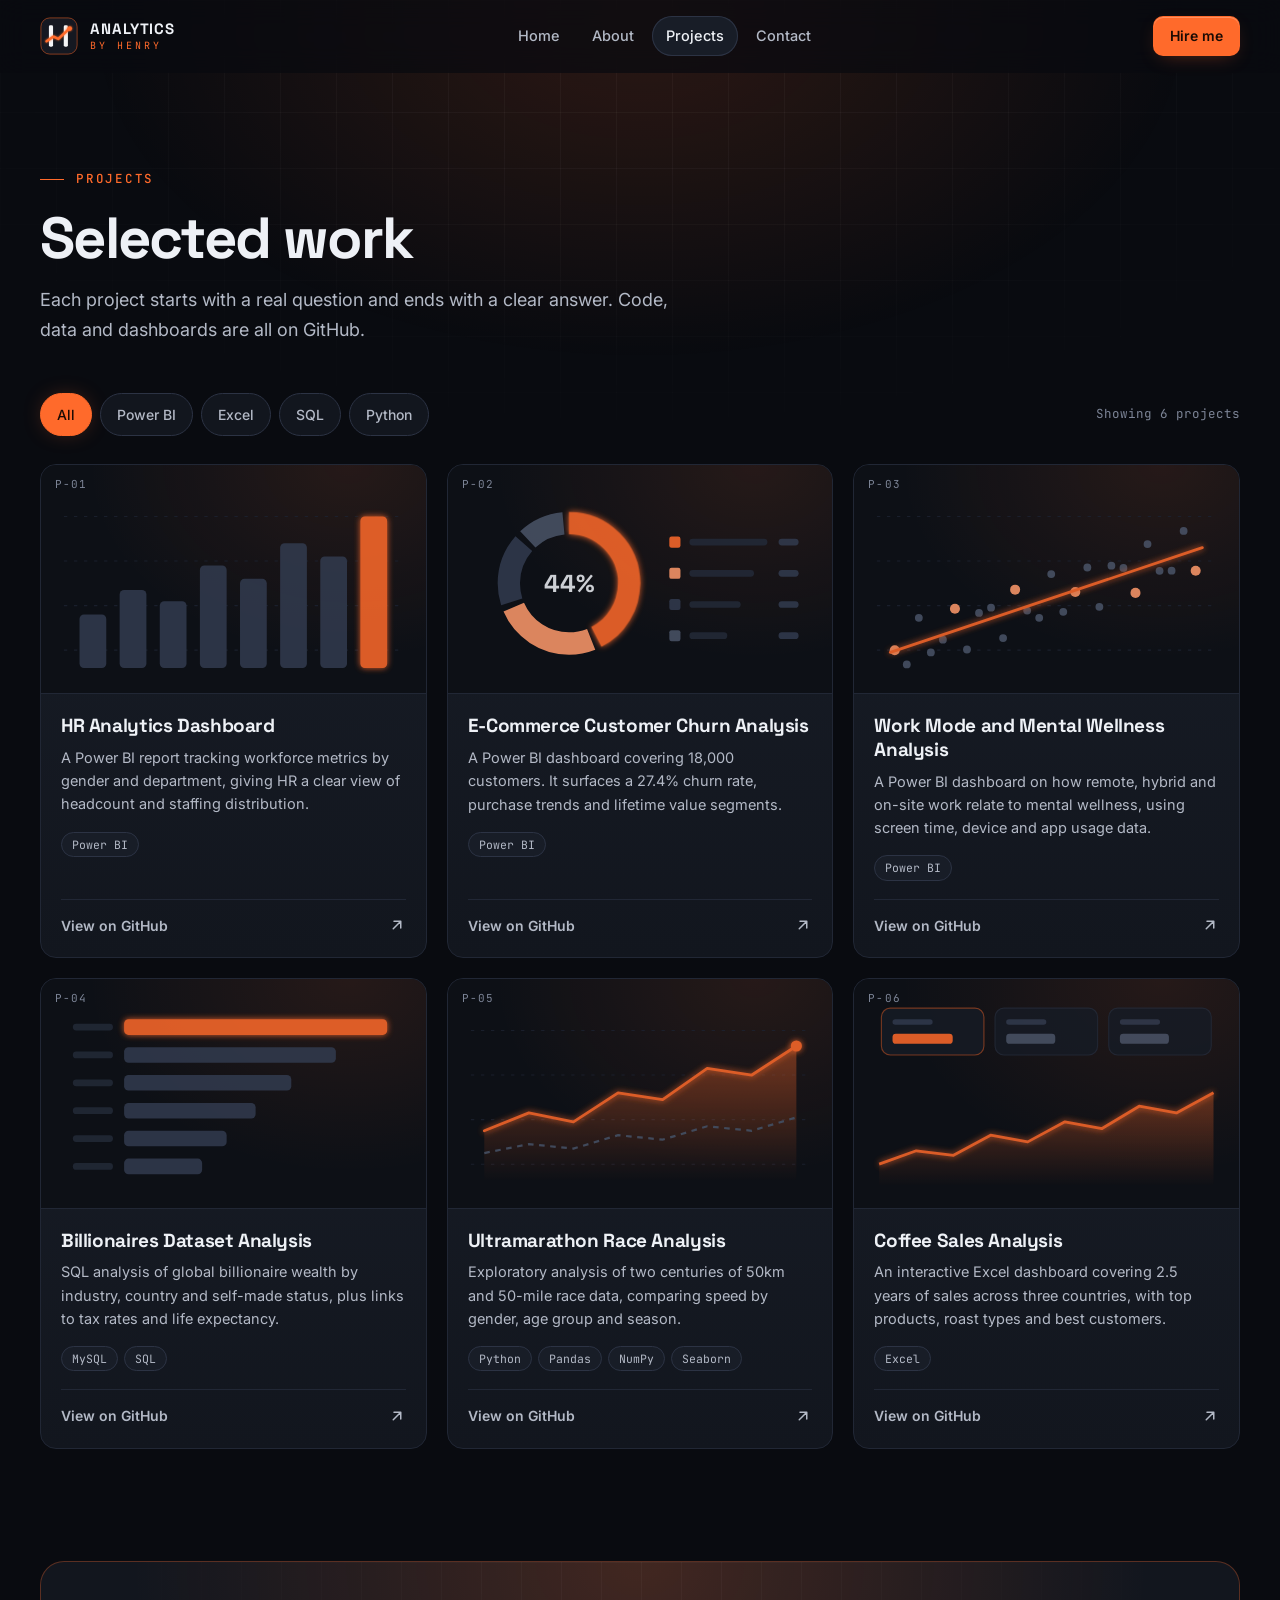
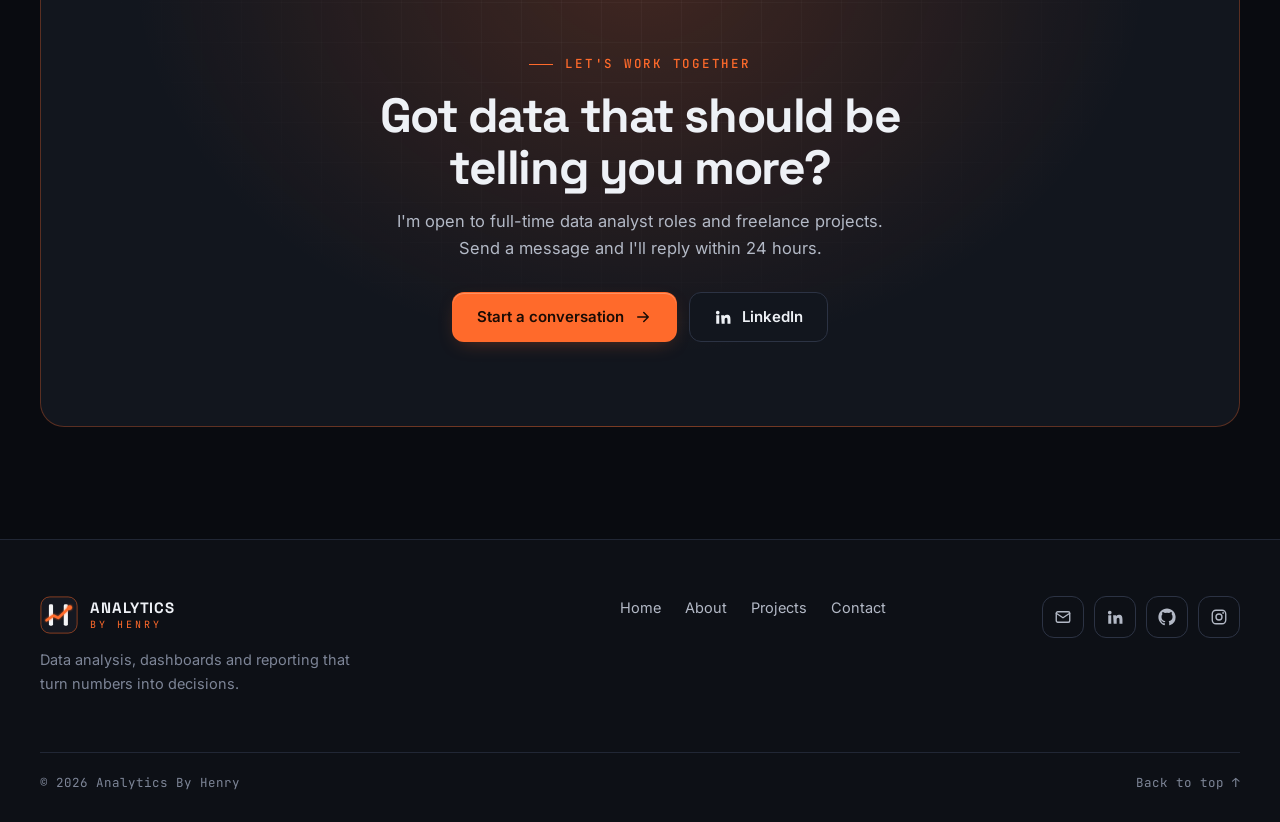
<file: projects.html>
<!doctype html>
<html lang="en">
<head>
<meta charset="utf-8">
<meta name="viewport" content="width=device-width, initial-scale=1">
<title>Projects | Analytics By Henry</title>
<meta name="description" content="Data analysis projects by Henry: dashboards, churn analysis and more.">
<meta name="theme-color" content="#090B10">
<meta property="og:type" content="website">
<meta property="og:title" content="Projects | Analytics By Henry">
<meta property="og:description" content="Data analysis projects by Henry: dashboards, churn analysis and more.">
<link rel="icon" type="image/svg+xml" href="assets/favicon.svg">
<link rel="preconnect" href="https://fonts.googleapis.com">
<link rel="preconnect" href="https://fonts.gstatic.com" crossorigin>
<link href="https://fonts.googleapis.com/css2?family=Inter:wght@400;500;600&family=JetBrains+Mono:wght@400;500&family=Space+Grotesk:wght@500;600;700&display=swap" rel="stylesheet">
<link rel="stylesheet" href="css/style.css">
<script>document.documentElement.classList.add('js');</script>
</head>
<body id="top">
<a class="skip-link" href="#main">Skip to content</a>

<!-- Icon sprite: use with <svg class="i"><use href="#i-NAME"/></svg> -->
<svg width="0" height="0" style="position:absolute" aria-hidden="true" focusable="false">
  <symbol id="i-arrow-r" viewBox="0 0 24 24"><path d="M5 12h14M13 6l6 6-6 6" fill="none" stroke="currentColor" stroke-width="2" stroke-linecap="round" stroke-linejoin="round"/></symbol>
  <symbol id="i-arrow-ur" viewBox="0 0 24 24"><path d="M7 17 17 7M8 7h9v9" fill="none" stroke="currentColor" stroke-width="2" stroke-linecap="round" stroke-linejoin="round"/></symbol>
  <symbol id="i-mail" viewBox="0 0 24 24"><g fill="none" stroke="currentColor" stroke-width="1.8" stroke-linecap="round" stroke-linejoin="round"><rect x="3" y="5" width="18" height="14" rx="2"/><path d="m3 7 9 6 9-6"/></g></symbol>
  <symbol id="i-linkedin" viewBox="0 0 24 24"><path fill="currentColor" d="M4.98 3.5a2.5 2.5 0 1 1 0 5 2.5 2.5 0 0 1 0-5ZM3 9.5h4V21H3zM9.5 9.5h3.8v1.6h.05c.53-1 1.84-2.05 3.8-2.05 4.05 0 4.8 2.67 4.8 6.13V21h-4v-5.2c0-1.24-.02-2.84-1.73-2.84-1.73 0-2 1.35-2 2.75V21h-4z"/></symbol>
  <symbol id="i-github" viewBox="0 0 24 24"><path fill="currentColor" d="M12 .5C5.65.5.5 5.65.5 12c0 5.08 3.29 9.39 7.86 10.91.58.1.79-.25.79-.56v-2c-3.2.7-3.87-1.37-3.87-1.37-.52-1.33-1.28-1.68-1.28-1.68-1.04-.71.08-.7.08-.7 1.15.08 1.76 1.18 1.76 1.18 1.03 1.76 2.69 1.25 3.35.96.1-.75.4-1.25.73-1.54-2.55-.29-5.24-1.28-5.24-5.68 0-1.26.45-2.28 1.18-3.09-.12-.29-.51-1.46.11-3.04 0 0 .97-.31 3.17 1.18a11 11 0 0 1 5.77 0c2.2-1.49 3.17-1.18 3.17-1.18.62 1.58.23 2.75.11 3.04.74.81 1.18 1.83 1.18 3.09 0 4.41-2.69 5.39-5.25 5.67.41.36.78 1.06.78 2.14v3.17c0 .31.21.67.8.56A11.5 11.5 0 0 0 23.5 12C23.5 5.65 18.35.5 12 .5Z"/></symbol>
  <symbol id="i-instagram" viewBox="0 0 24 24"><g fill="none" stroke="currentColor" stroke-width="1.8"><rect x="3" y="3" width="18" height="18" rx="5"/><circle cx="12" cy="12" r="4"/></g><circle cx="17.5" cy="6.5" r="1.2" fill="currentColor"/></symbol>
  <symbol id="i-pause" viewBox="0 0 24 24"><g fill="currentColor"><rect x="6" y="5" width="4" height="14" rx="1"/><rect x="14" y="5" width="4" height="14" rx="1"/></g></symbol>
  <symbol id="i-play" viewBox="0 0 24 24"><path fill="currentColor" d="M7 5.5v13a1 1 0 0 0 1.5.86l11-6.5a1 1 0 0 0 0-1.72l-11-6.5A1 1 0 0 0 7 5.5Z"/></symbol>
  <symbol id="i-copy" viewBox="0 0 24 24"><g fill="none" stroke="currentColor" stroke-width="1.8" stroke-linejoin="round"><rect x="9" y="9" width="12" height="12" rx="2"/><path d="M5 15H4a1 1 0 0 1-1-1V4a1 1 0 0 1 1-1h10a1 1 0 0 1 1 1v1"/></g></symbol>
  <symbol id="i-send" viewBox="0 0 24 24"><path d="M22 2 11 13M22 2l-7 20-4-9-9-4 20-7Z" fill="none" stroke="currentColor" stroke-width="1.8" stroke-linecap="round" stroke-linejoin="round"/></symbol>
  <symbol id="i-user" viewBox="0 0 24 24"><g fill="none" stroke="currentColor" stroke-width="1.4" stroke-linecap="round"><circle cx="12" cy="8" r="4"/><path d="M4 21c0-4.4 3.6-7 8-7s8 2.6 8 7"/></g></symbol>
  <!-- Skill icons -->
  <symbol id="i-excel" viewBox="0 0 24 24"><g fill="none" stroke="currentColor" stroke-width="1.8" stroke-linecap="round" stroke-linejoin="round"><rect x="3" y="4" width="18" height="16" rx="2"/><path d="M3 9h18M3 14h18M9 4v16"/></g></symbol>
  <symbol id="i-powerbi" viewBox="0 0 24 24"><path d="M5 20v-6M10 20V9M15 20v-8M20 20V4" fill="none" stroke="currentColor" stroke-width="2.4" stroke-linecap="round"/></symbol>
  <symbol id="i-mysql" viewBox="0 0 24 24"><g fill="none" stroke="currentColor" stroke-width="1.8" stroke-linecap="round"><ellipse cx="12" cy="5.5" rx="7.5" ry="2.8"/><path d="M4.5 5.5v13c0 1.55 3.36 2.8 7.5 2.8s7.5-1.25 7.5-2.8v-13M4.5 12c0 1.55 3.36 2.8 7.5 2.8s7.5-1.25 7.5-2.8"/></g></symbol>
  <symbol id="i-python" viewBox="0 0 24 24"><path d="m8 8-4 4 4 4M16 8l4 4-4 4M13.5 5l-3 14" fill="none" stroke="currentColor" stroke-width="1.8" stroke-linecap="round" stroke-linejoin="round"/></symbol>
  <symbol id="i-pandas" viewBox="0 0 24 24"><g fill="none" stroke="currentColor" stroke-width="1.8" stroke-linejoin="round"><rect x="3" y="3" width="18" height="18" rx="2"/><path d="M3 9h18M9 9v12M15 9v12"/></g></symbol>
  <symbol id="i-viz" viewBox="0 0 24 24"><g fill="none" stroke="currentColor" stroke-width="1.8" stroke-linecap="round" stroke-linejoin="round"><path d="M12 3v9h9"/><path d="M20.5 15.5A9 9 0 1 1 8.5 3.7"/></g></symbol>
  <symbol id="i-clean" viewBox="0 0 24 24"><path d="M3 5h18l-7 8v6l-4-2v-4L3 5Z" fill="none" stroke="currentColor" stroke-width="1.8" stroke-linejoin="round"/></symbol>
  <symbol id="i-story" viewBox="0 0 24 24"><g fill="none" stroke="currentColor" stroke-width="1.8" stroke-linecap="round" stroke-linejoin="round"><rect x="3" y="4" width="18" height="12" rx="2"/><path d="M8 20h8M12 16v4M7 12l3-3 2 2 4-4"/></g></symbol>
</svg>

<header class="site-header">
  <div class="container nav">
    <a class="brand" href="index.html" aria-label="Analytics By Henry, home">
      <img src="assets/logo-mark.svg" alt="" width="38" height="38">
      <span class="brand__text"><span class="brand__a">ANALYTICS</span><span class="brand__b">BY HENRY</span></span>
    </a>
    <nav class="nav__links" aria-label="Primary">
      <a class="nav__link" href="index.html">Home</a>
      <a class="nav__link" href="about.html">About</a>
      <a class="nav__link" href="projects.html" aria-current="page">Projects</a>
      <a class="nav__link" href="contact.html">Contact</a>
    </nav>
    <div class="nav__right">
      <a class="btn btn--primary btn--sm nav__cta" href="contact.html">Hire me</a>
      <button class="nav__toggle" type="button" aria-expanded="false" aria-controls="mobileMenu" aria-label="Open menu"><span></span><span></span></button>
    </div>
  </div>
  <nav class="mobile-menu" id="mobileMenu" aria-label="Mobile">
    <a class="nav__link" href="index.html">Home</a>
    <a class="nav__link" href="about.html">About</a>
    <a class="nav__link" href="projects.html" aria-current="page">Projects</a>
    <a class="nav__link" href="contact.html">Contact</a>
    <a class="btn btn--primary" href="contact.html">Hire me</a>
  </nav>
</header>

<main id="main">

  <section class="page-hero">
    <div class="container" data-reveal>
      <span class="eyebrow">Projects</span>
      <h1>Selected work</h1>
      <p>Each project starts with a real question and ends with a clear answer. Code, data and dashboards are all on GitHub.</p>
    </div>
  </section>

  <section class="section section--flush-top">
    <div class="container">
      <div class="toolbar" data-reveal>
        <div class="filters" id="projectFilters" role="group" aria-label="Filter projects by tool"></div>
        <span class="toolbar__count" id="projectCount" aria-live="polite"></span>
      </div>
      <div class="project-grid" id="projectGrid" data-reveal></div>
    </div>
  </section>

  <!-- CTA -->
  <section class="section section--flush-top">
    <div class="container">
      <div class="cta-box" data-reveal>
        <span class="eyebrow">Let's work together</span>
        <h2>Got data that should be telling you more?</h2>
        <p>I'm open to full-time data analyst roles and freelance projects. Send a message and I'll reply within 24 hours.</p>
        <div class="btn-row">
          <a class="btn btn--primary" href="contact.html">Start a conversation <svg class="i" aria-hidden="true"><use href="#i-arrow-r"/></svg></a>
          <a class="btn btn--ghost" href="https://www.linkedin.com/in/adewale-adetunji-4257b32b0" target="_blank" rel="noopener"><svg class="i" aria-hidden="true"><use href="#i-linkedin"/></svg> LinkedIn</a>
        </div>
      </div>
    </div>
  </section>

</main>

<footer class="site-footer">
  <div class="container footer__top">
    <div class="footer__brand">
      <a class="brand" href="index.html" aria-label="Analytics By Henry, home">
        <img src="assets/logo-mark.svg" alt="" width="38" height="38">
        <span class="brand__text"><span class="brand__a">ANALYTICS</span><span class="brand__b">BY HENRY</span></span>
      </a>
      <p>Data analysis, dashboards and reporting that turn numbers into decisions.</p>
    </div>
    <nav class="footer__nav" aria-label="Footer">
      <a href="index.html">Home</a>
      <a href="about.html">About</a>
      <a href="projects.html">Projects</a>
      <a href="contact.html">Contact</a>
    </nav>
    <div class="footer__social">
      <a class="social" href="mailto:adewalehenry14@gmail.com" aria-label="Email"><svg class="i" aria-hidden="true"><use href="#i-mail"/></svg></a>
      <a class="social" href="https://www.linkedin.com/in/adewale-adetunji-4257b32b0" target="_blank" rel="noopener" aria-label="LinkedIn"><svg class="i" aria-hidden="true"><use href="#i-linkedin"/></svg></a>
      <a class="social" href="https://github.com/adewalehenry14" target="_blank" rel="noopener" aria-label="GitHub"><svg class="i" aria-hidden="true"><use href="#i-github"/></svg></a>
      <a class="social" href="https://www.instagram.com/the_adewalehenry" target="_blank" rel="noopener" aria-label="Instagram"><svg class="i" aria-hidden="true"><use href="#i-instagram"/></svg></a>
    </div>
  </div>
  <div class="container footer__bottom">
    <span>© <span data-year>2026</span> Analytics By Henry</span>
    <a href="#top">Back to top ↑</a>
  </div>
</footer>

<script src="js/data.js"></script>
<script src="js/main.js"></script>
</body>
</html>
</file>
<file: css/style.css>
/* ==========================================================
   Analytics By Henry — stylesheet
   1. Tokens   2. Base   3. Layout   4. Components
   5. Header/Footer   6. Pages   7. Motion
   ========================================================== */

/* 1. TOKENS ------------------------------------------------ */
:root {
  /* Surfaces */
  --bg: #090B10;
  --bg-2: #0D1016;
  --surface: #12161E;
  --surface-2: #181D27;
  --border: #212735;
  --border-2: #2C3344;
  --grid: rgba(255, 255, 255, 0.035);

  /* Text */
  --text: #EEF1F6;
  --text-2: #B3B9C6;
  --muted: #7D8597;

  /* Accent — deep orange, kept away from amber/yellow */
  --accent: #FF6A2B;
  --accent-hi: #FF8A5C;
  --accent-ink: #1A0B04;
  --accent-glow: rgba(255, 106, 43, 0.38);
  --accent-soft: rgba(255, 106, 43, 0.10);
  --accent-line: rgba(255, 106, 43, 0.45);

  /* Status */
  --success: #3DDC84;

  /* Type */
  --font-head: 'Space Grotesk', system-ui, sans-serif;
  --font-body: 'Inter', system-ui, -apple-system, 'Segoe UI', sans-serif;
  --font-mono: 'JetBrains Mono', ui-monospace, 'SFMono-Regular', monospace;

  /* Spacing & shape */
  --gutter: clamp(16px, 4vw, 32px);
  --max: 1200px;
  --section: clamp(64px, 9vw, 112px);
  --radius: 16px;
  --radius-lg: 22px;
  --ease: cubic-bezier(0.2, 0.7, 0.2, 1);
}

/* 2. BASE -------------------------------------------------- */
*, *::before, *::after { box-sizing: border-box; }

html { scroll-behavior: smooth; -webkit-text-size-adjust: 100%; }

body {
  margin: 0;
  background: var(--bg);
  color: var(--text);
  font-family: var(--font-body);
  font-size: clamp(15px, 0.35vw + 14px, 16.5px);
  line-height: 1.65;
  -webkit-font-smoothing: antialiased;
  overflow-x: hidden;
}

/* Dashboard grid + top glow behind everything */
body::before {
  content: "";
  position: fixed;
  inset: 0;
  z-index: -1;
  pointer-events: none;
  background-image:
    linear-gradient(var(--grid) 1px, transparent 1px),
    linear-gradient(90deg, var(--grid) 1px, transparent 1px);
  background-size: 56px 56px;
  -webkit-mask-image: radial-gradient(ellipse 90% 70% at 50% 0%, #000 25%, transparent 75%);
          mask-image: radial-gradient(ellipse 90% 70% at 50% 0%, #000 25%, transparent 75%);
}
body::after {
  content: "";
  position: fixed;
  top: -35vh;
  left: 50%;
  width: min(1100px, 150vw);
  height: 75vh;
  transform: translateX(-50%);
  z-index: -1;
  pointer-events: none;
  background: radial-gradient(closest-side, rgba(255, 106, 43, 0.14), transparent);
}

img, svg { display: block; max-width: 100%; }
a { color: inherit; text-decoration: none; }
h1, h2, h3 { font-family: var(--font-head); font-weight: 700; letter-spacing: -0.02em; }
::selection { background: var(--accent); color: var(--accent-ink); }

.sr-only {
  position: absolute; width: 1px; height: 1px; padding: 0; margin: -1px;
  overflow: hidden; clip: rect(0 0 0 0); white-space: nowrap; border: 0;
}
.skip-link {
  position: absolute; left: 12px; top: -60px; z-index: 100;
  padding: 10px 16px; border-radius: 10px;
  background: var(--accent); color: var(--accent-ink); font-weight: 600;
}
.skip-link:focus { top: 12px; }

.i { width: 20px; height: 20px; flex-shrink: 0; }
.i--lg { width: 24px; height: 24px; }
.mono { font-family: var(--font-mono); }
.muted { color: var(--muted); }

/* 3. LAYOUT ------------------------------------------------ */
.container { width: min(100% - 2 * var(--gutter), var(--max)); margin-inline: auto; }
.section { padding-block: var(--section); }
.section--flush-top { padding-top: 0; }

.section-head { margin-bottom: clamp(28px, 4vw, 48px); }
.section-head--row {
  display: flex; flex-wrap: wrap; justify-content: space-between; align-items: flex-end; gap: 20px;
}
.eyebrow {
  display: inline-flex; align-items: center; gap: 12px;
  font-family: var(--font-mono); font-size: 12.5px; font-weight: 500;
  letter-spacing: 0.14em; text-transform: uppercase; color: var(--accent);
}
.eyebrow::before { content: ""; width: 24px; height: 1px; background: var(--accent); }
.h2 {
  font-size: clamp(28px, 4vw, 44px); line-height: 1.1; letter-spacing: -0.03em;
  margin: 14px 0 0; max-width: 22ch;
}
.section-head__sub { color: var(--text-2); max-width: 56ch; margin: 14px 0 0; }

/* 4. COMPONENTS -------------------------------------------- */

/* Buttons */
.btn {
  display: inline-flex; align-items: center; justify-content: center; gap: 10px;
  height: 50px; padding: 0 24px; border-radius: 12px;
  border: 1px solid transparent; cursor: pointer;
  font-family: inherit; font-size: 15px; font-weight: 600; white-space: nowrap;
  transition: transform .2s var(--ease), box-shadow .25s, background-color .25s, border-color .25s, color .25s;
}
.btn .i { width: 18px; height: 18px; transition: transform .25s var(--ease); }
.btn:hover .i { transform: translateX(3px); }
.btn:focus-visible { outline: 2px solid var(--accent); outline-offset: 3px; }
.btn:active { transform: scale(0.97); }

.btn--primary {
  background: var(--accent); color: var(--accent-ink);
  box-shadow: inset 0 1px 0 rgba(255, 255, 255, .25), 0 6px 20px -8px var(--accent-glow);
}
.btn--primary:hover {
  background: var(--accent-hi);
  box-shadow: inset 0 1px 0 rgba(255, 255, 255, .25), 0 10px 32px -6px var(--accent-glow), 0 0 0 4px var(--accent-soft);
}
.btn--primary:active { box-shadow: 0 2px 10px -2px var(--accent-glow); }

.btn--ghost { background: var(--surface); border-color: var(--border-2); color: var(--text); }
.btn--ghost:hover { border-color: var(--accent); color: var(--accent-hi); box-shadow: 0 0 26px -8px var(--accent-glow); }

.btn--sm { height: 40px; padding: 0 16px; font-size: 14px; border-radius: 10px; }
.btn[disabled] { opacity: .6; pointer-events: none; }

.icon-btn {
  width: 40px; height: 40px; display: grid; place-items: center;
  border-radius: 10px; border: 1px solid var(--border-2); background: var(--surface);
  color: var(--text-2); cursor: pointer;
  transition: border-color .25s, color .25s, background-color .25s, box-shadow .25s;
}
.icon-btn .i { width: 16px; height: 16px; }
.icon-btn:hover { border-color: var(--accent); color: var(--accent); }
.icon-btn[aria-pressed="true"] { background: var(--accent); border-color: var(--accent); color: var(--accent-ink); box-shadow: 0 0 20px -4px var(--accent-glow); }
.icon-btn:focus-visible { outline: 2px solid var(--accent); outline-offset: 3px; }

/* Tags & chips */
.tag {
  display: inline-flex; align-items: center;
  font-family: var(--font-mono); font-size: 11.5px; line-height: 1;
  padding: 6px 10px; border-radius: 999px;
  background: var(--surface-2); border: 1px solid var(--border-2); color: var(--text-2);
}
.chip {
  font: inherit; font-size: 14px; font-weight: 500;
  padding: 9px 16px; border-radius: 999px; cursor: pointer;
  border: 1px solid var(--border-2); background: var(--surface); color: var(--text-2);
  transition: color .2s, border-color .2s, background-color .2s, box-shadow .25s;
}
.chip:hover { color: var(--text); border-color: #3A4357; }
.chip[aria-pressed="true"] { background: var(--accent); border-color: var(--accent); color: var(--accent-ink); box-shadow: 0 0 22px -6px var(--accent-glow); }
.chip:focus-visible { outline: 2px solid var(--accent); outline-offset: 3px; }

/* Status dots */
.status-pill {
  display: inline-flex; align-items: center; gap: 10px;
  padding: 7px 14px 7px 12px; border-radius: 999px;
  border: 1px solid var(--border-2); background: rgba(18, 22, 30, .8);
  font-family: var(--font-mono); font-size: 12.5px; color: var(--text-2);
}
.status-dot {
  width: 8px; height: 8px; border-radius: 50%;
  color: var(--success); background: currentColor;
  animation: pulse 2s infinite;
}
.status-dot--accent { color: var(--accent); }

/* Project card */
.pcard {
  position: relative; display: flex; flex-direction: column;
  border: 1px solid var(--border); border-radius: var(--radius); overflow: hidden;
  background: linear-gradient(180deg, var(--surface-2), var(--surface));
  transition: transform .35s var(--ease), border-color .3s, box-shadow .35s, opacity .3s, filter .3s;
}
.pcard[hidden] { display: none; }
.pcard:hover, .pcard:focus-within {
  transform: translateY(-6px);
  border-color: var(--accent-line);
  box-shadow: 0 22px 50px -22px var(--accent-glow), 0 0 0 1px rgba(255, 106, 43, .18);
}
.pcard:focus-within { outline: 2px solid var(--accent); outline-offset: 3px; }
.pcard__viz {
  position: relative; aspect-ratio: 16 / 9; padding: 18px 14px 10px;
  background:
    radial-gradient(ellipse at 80% 0%, rgba(255, 106, 43, .10), transparent 60%),
    var(--bg-2);
  border-bottom: 1px solid var(--border);
}
.pcard__viz svg { width: 100%; height: 100%; opacity: .85; transition: opacity .3s, transform .5s var(--ease); }
.pcard:hover .pcard__viz svg { opacity: 1; transform: scale(1.03); }
.pcard__id {
  position: absolute; top: 10px; left: 14px;
  font-family: var(--font-mono); font-size: 11px; letter-spacing: .1em; color: var(--muted);
}
.pcard__body { padding: 20px 20px 4px; flex: 1; }
.pcard__title { font-size: 19px; line-height: 1.25; margin: 0 0 8px; }
.pcard__desc { color: var(--text-2); font-size: 14.5px; line-height: 1.6; margin: 0 0 16px; }
.pcard__tools { list-style: none; padding: 0; margin: 0; display: flex; flex-wrap: wrap; gap: 6px; }
.pcard__link {
  display: flex; align-items: center; justify-content: space-between;
  margin: 14px 20px 20px; padding-top: 14px; border-top: 1px solid var(--border);
  font-size: 14px; font-weight: 600; color: var(--text-2); transition: color .25s;
}
.pcard__link .i { width: 18px; height: 18px; transition: transform .3s var(--ease); }
.pcard__link::after { content: ""; position: absolute; inset: 0; border-radius: inherit; }
.pcard__link:focus-visible { outline: none; }
.pcard:hover .pcard__link { color: var(--accent-hi); }
.pcard:hover .pcard__link .i { transform: translate(3px, -3px); }

/* Skill card */
.skills { display: grid; gap: 16px; grid-template-columns: repeat(auto-fill, minmax(min(100%, 250px), 1fr)); }
.skill {
  position: relative; display: flex; flex-direction: column;
  padding: 22px; border: 1px solid var(--border); border-radius: var(--radius);
  background: linear-gradient(180deg, var(--surface-2), var(--surface));
  transition: transform .3s var(--ease), border-color .3s, box-shadow .3s;
}
.skill:hover { transform: translateY(-5px); border-color: var(--accent-line); box-shadow: 0 18px 40px -18px var(--accent-glow); }
.skill:active { transform: translateY(-2px) scale(.99); }
.skill:focus-visible { outline: 2px solid var(--accent); outline-offset: 3px; }
.skill__top { display: flex; justify-content: space-between; align-items: center; margin-bottom: 18px; }
.skill__icon {
  width: 48px; height: 48px; display: grid; place-items: center; border-radius: 12px;
  background: var(--accent-soft); border: 1px solid rgba(255, 106, 43, .25); color: var(--accent);
  transition: background-color .3s, color .3s, box-shadow .3s;
}
.skill:hover .skill__icon { background: var(--accent); color: var(--accent-ink); box-shadow: 0 0 24px var(--accent-glow); }
.skill__pct { font-family: var(--font-head); font-weight: 700; font-size: 26px; letter-spacing: -.02em; }
.skill__name { font-size: 18px; margin: 0 0 4px; }
.skill__note { margin: 0 0 18px; color: var(--muted); font-size: 14px; line-height: 1.5; }
.skill__bar { height: 6px; margin-top: auto; border-radius: 99px; background: var(--bg-2); border: 1px solid var(--border); overflow: hidden; }
.skill__bar span {
  display: block; height: 100%; width: 0; border-radius: inherit;
  background: linear-gradient(90deg, var(--accent), var(--accent-hi));
  box-shadow: 0 0 12px var(--accent-glow);
  transition: width 1.2s var(--ease);
}
.is-in .skill__bar span { width: var(--w); }
.skill__cta {
  display: flex; align-items: center; gap: 6px; margin-top: 16px;
  font-size: 13.5px; font-weight: 600; color: var(--muted); transition: color .25s;
}
.skill__cta .i { width: 16px; height: 16px; transition: transform .3s var(--ease); }
.skill:hover .skill__cta { color: var(--accent-hi); }
.skill:hover .skill__cta .i { transform: translate(3px, -3px); }

/* CTA band */
.cta-box {
  position: relative; overflow: hidden; text-align: center;
  padding: clamp(44px, 7vw, 84px) clamp(20px, 5vw, 64px);
  border-radius: 24px; border: 1px solid rgba(255, 106, 43, .3);
  background: radial-gradient(ellipse at 50% 0%, rgba(255, 106, 43, .20), transparent 60%), var(--surface);
}
.cta-box::before {
  content: ""; position: absolute; inset: 0; pointer-events: none;
  background-image:
    linear-gradient(var(--grid) 1px, transparent 1px),
    linear-gradient(90deg, var(--grid) 1px, transparent 1px);
  background-size: 40px 40px;
  -webkit-mask-image: radial-gradient(ellipse at 50% 0%, #000, transparent 70%);
          mask-image: radial-gradient(ellipse at 50% 0%, #000, transparent 70%);
}
.cta-box > * { position: relative; }
.cta-box h2 { font-size: clamp(28px, 4.5vw, 48px); line-height: 1.08; letter-spacing: -.03em; margin: 16px auto 14px; max-width: 20ch; }
.cta-box p { color: var(--text-2); max-width: 52ch; margin: 0 auto 30px; }
.btn-row { display: flex; flex-wrap: wrap; gap: 12px; }
.cta-box .btn-row { justify-content: center; }

/* 5. HEADER / FOOTER --------------------------------------- */
.site-header {
  position: sticky; top: 0; z-index: 50;
  background: rgba(9, 11, 16, .72);
  -webkit-backdrop-filter: blur(14px); backdrop-filter: blur(14px);
  border-bottom: 1px solid transparent;
  transition: border-color .3s, background-color .3s;
}
.site-header.is-scrolled { border-bottom-color: var(--border); background: rgba(9, 11, 16, .88); }
.nav { display: flex; align-items: center; justify-content: space-between; gap: 16px; height: 72px; }

.brand { display: flex; align-items: center; gap: 12px; flex-shrink: 0; }
.brand img { width: 38px; height: 38px; transition: filter .3s; }
.brand:hover img { filter: drop-shadow(0 0 10px var(--accent-glow)); }
.brand__text { display: flex; flex-direction: column; line-height: 1.05; }
.brand__a { font-family: var(--font-head); font-weight: 700; font-size: 15px; letter-spacing: .06em; }
.brand__b { font-family: var(--font-mono); font-size: 10px; letter-spacing: .3em; color: var(--accent); margin-top: 4px; }

.nav__links { display: none; gap: 4px; }
.nav__link {
  padding: 8px 14px; border-radius: 999px;
  color: var(--text-2); font-size: 14.5px; font-weight: 500;
  transition: color .2s, background-color .2s;
}
.nav__link:hover { color: var(--text); background: var(--surface-2); }
.nav__link[aria-current="page"] { color: var(--text); background: var(--surface-2); box-shadow: inset 0 0 0 1px var(--border-2); }
.nav__link:focus-visible { outline: 2px solid var(--accent); outline-offset: 2px; }

.nav__right { display: flex; align-items: center; gap: 10px; }
.nav__cta { display: none; }

.nav__toggle {
  width: 44px; height: 44px; display: grid; place-content: center; gap: 6px;
  border: 1px solid var(--border-2); border-radius: 12px; background: var(--surface); cursor: pointer;
}
.nav__toggle span { display: block; width: 18px; height: 2px; border-radius: 2px; background: var(--text); transition: transform .3s var(--ease); }
.nav__toggle[aria-expanded="true"] span:first-child { transform: translateY(4px) rotate(45deg); }
.nav__toggle[aria-expanded="true"] span:last-child { transform: translateY(-4px) rotate(-45deg); }
.nav__toggle:focus-visible { outline: 2px solid var(--accent); outline-offset: 2px; }

.mobile-menu {
  position: absolute; left: 0; right: 0; top: 100%;
  display: grid; gap: 4px; padding: 12px var(--gutter) 24px;
  background: var(--bg-2); border-bottom: 1px solid var(--border);
  opacity: 0; visibility: hidden; transform: translateY(-8px);
  transition: opacity .25s, transform .25s var(--ease), visibility .25s;
}
.mobile-menu.is-open { opacity: 1; visibility: visible; transform: none; }
.mobile-menu .nav__link { padding: 14px 16px; border-radius: 12px; font-size: 16px; }
.mobile-menu .btn { margin-top: 10px; }

@media (min-width: 480px) { .nav__cta { display: inline-flex; } }
@media (min-width: 900px) {
  .nav__links { display: flex; }
  .nav__toggle, .mobile-menu { display: none; }
}

.site-footer { border-top: 1px solid var(--border); background: var(--bg-2); }
.footer__top { display: grid; gap: 28px; padding-block: clamp(40px, 5vw, 56px); }
.footer__brand p { color: var(--muted); font-size: 14.5px; max-width: 36ch; margin: 14px 0 0; }
.footer__nav { display: flex; flex-wrap: wrap; gap: 10px 24px; }
.footer__nav a { color: var(--text-2); font-size: 14.5px; transition: color .2s; }
.footer__nav a:hover { color: var(--accent-hi); }
.footer__social { display: flex; gap: 10px; }
.social {
  width: 42px; height: 42px; display: grid; place-items: center;
  border-radius: 12px; border: 1px solid var(--border-2); color: var(--text-2);
  transition: border-color .25s, color .25s, box-shadow .25s, transform .25s var(--ease);
}
.social .i { width: 18px; height: 18px; }
.social:hover { border-color: var(--accent); color: var(--accent); box-shadow: 0 0 20px -6px var(--accent-glow); transform: translateY(-2px); }
.footer__bottom {
  display: flex; flex-wrap: wrap; justify-content: space-between; gap: 12px;
  padding: 20px 0 28px; border-top: 1px solid var(--border);
  font-family: var(--font-mono); font-size: 12.5px; color: var(--muted);
}
.footer__bottom a:hover { color: var(--accent-hi); }
@media (min-width: 800px) {
  .footer__top { grid-template-columns: 1.4fr 1fr auto; align-items: start; }
}

/* 6. PAGES ------------------------------------------------- */

/* Home — hero */
.hero { padding: clamp(40px, 7vw, 88px) 0 clamp(56px, 8vw, 104px); }
.hero__grid { display: grid; gap: clamp(44px, 6vw, 64px); align-items: center; }
.hero__title { font-size: clamp(38px, 6vw, 66px); line-height: 1.04; letter-spacing: -.035em; margin: 24px 0 20px; }
.hl {
  background: linear-gradient(90deg, var(--accent), var(--accent-hi));
  -webkit-background-clip: text; background-clip: text; color: transparent;
}
.hero__lead { color: var(--text-2); font-size: clamp(16px, 1.5vw, 18.5px); max-width: 54ch; margin: 0; }
.hero__ctas { margin-top: 32px; }
.toolkit { display: flex; flex-wrap: wrap; align-items: center; gap: 8px; margin-top: 36px; }
.toolkit__label { font-family: var(--font-mono); font-size: 12px; letter-spacing: .12em; text-transform: uppercase; color: var(--muted); margin-right: 6px; }
@media (max-width: 420px) { .hero__ctas .btn { flex: 1 1 100%; } }
@media (min-width: 1000px) { .hero__grid { grid-template-columns: 1.05fr .95fr; } }

/* Home — dashboard mock */
.dash {
  position: relative; padding: clamp(14px, 2vw, 20px);
  border: 1px solid var(--border-2); border-radius: var(--radius-lg);
  background: linear-gradient(180deg, rgba(24, 29, 39, .92), rgba(13, 16, 22, .96));
  box-shadow: 0 40px 80px -40px rgba(0, 0, 0, .8), 0 0 90px -30px var(--accent-glow);
}
.dash::before {
  content: ""; position: absolute; inset: -1px; border-radius: inherit; padding: 1px; pointer-events: none;
  background: linear-gradient(140deg, rgba(255, 106, 43, .7), transparent 40%);
  -webkit-mask: linear-gradient(#000 0 0) content-box, linear-gradient(#000 0 0);
  -webkit-mask-composite: xor; mask-composite: exclude;
}
.dash__bar {
  display: flex; align-items: center; gap: 12px;
  padding-bottom: 14px; margin-bottom: 14px; border-bottom: 1px solid var(--border);
  font-family: var(--font-mono); font-size: 12px; color: var(--muted);
}
.dots { display: flex; gap: 6px; }
.dots i { width: 9px; height: 9px; border-radius: 50%; background: #2B3242; }
.dash__live { margin-left: auto; display: inline-flex; align-items: center; gap: 8px; color: var(--success); }
.dash__kpis { display: grid; grid-template-columns: repeat(3, minmax(0, 1fr)); gap: 10px; }
.kpi {
  display: flex; flex-direction: column; gap: 2px; min-width: 0;
  padding: 12px 14px; border-radius: 12px; border: 1px solid var(--border); background: var(--bg-2);
}
.kpi--accent { border-color: rgba(255, 106, 43, .4); background: linear-gradient(180deg, rgba(255, 106, 43, .12), var(--bg-2)); }
.kpi__label { font-family: var(--font-mono); font-size: 11px; text-transform: uppercase; letter-spacing: .08em; color: var(--muted); white-space: nowrap; overflow: hidden; text-overflow: ellipsis; }
.kpi__value { font-family: var(--font-head); font-weight: 700; font-size: clamp(22px, 3vw, 30px); letter-spacing: -.02em; line-height: 1.2; }
.kpi__delta { font-family: var(--font-mono); font-size: 11px; color: var(--success); white-space: nowrap; overflow: hidden; text-overflow: ellipsis; }
.dash__chart { margin-top: 10px; padding: 14px; border-radius: 12px; border: 1px solid var(--border); background: var(--bg-2); }
.dash__chart-head { display: flex; justify-content: space-between; gap: 12px; font-size: 13px; color: var(--text-2); margin-bottom: 10px; }
.dash__chart-head .mono { font-size: 11.5px; }
.dash__chart svg { width: 100%; height: auto; }
.dash__row { display: grid; grid-template-columns: repeat(2, minmax(0, 1fr)); gap: 10px; margin-top: 10px; }
.mini { display: flex; align-items: center; gap: 12px; min-width: 0; padding: 12px 14px; border-radius: 12px; border: 1px solid var(--border); background: var(--bg-2); }
.mini svg { width: 44px; height: 44px; flex-shrink: 0; }
.mini__k { display: block; font-family: var(--font-mono); font-size: 10.5px; text-transform: uppercase; letter-spacing: .08em; color: var(--muted); white-space: nowrap; overflow: hidden; text-overflow: ellipsis; }
.mini__v { display: block; font-family: var(--font-head); font-weight: 700; font-size: 20px; }
.mini > div { min-width: 0; }
.dash__float {
  position: absolute; left: -36px; top: 47%; display: none; align-items: center; gap: 12px;
  padding: 12px 16px 12px 12px; border-radius: 14px;
  border: 1px solid var(--accent-line); background: rgba(18, 22, 30, .92);
  -webkit-backdrop-filter: blur(10px); backdrop-filter: blur(10px);
  box-shadow: 0 20px 40px -16px rgba(0, 0, 0, .7), 0 0 30px -10px var(--accent-glow);
  animation: float 5s ease-in-out infinite;
}
.dash__float-icon { width: 36px; height: 36px; display: grid; place-items: center; border-radius: 10px; background: var(--accent); color: var(--accent-ink); }
.dash__float-k { display: block; font-family: var(--font-mono); font-size: 10.5px; text-transform: uppercase; letter-spacing: .08em; color: var(--muted); }
.dash__float-v { display: block; font-weight: 600; font-size: 14px; }
@media (min-width: 1180px) { .dash__float { display: flex; } }
@media (max-width: 480px) { .kpi { padding: 10px; } .kpi__label, .kpi__delta { font-size: 9.5px; letter-spacing: .03em; } }
@media (max-width: 340px) { .dash__row { grid-template-columns: 1fr; } }

.bar { transform-box: fill-box; transform-origin: bottom; transform: scaleY(0); animation: grow .9s var(--ease) forwards; animation-delay: calc(var(--i) * 60ms + .3s); }
.trend { stroke-dasharray: 1; stroke-dashoffset: 1; animation: draw 1.6s ease forwards 1s; }
.trend-dot { opacity: 0; animation: fade .4s forwards 2.5s; }

/* Home — projects marquee */
.marquee-ctrl { display: flex; align-items: center; gap: 10px; flex-wrap: wrap; }
.marquee-state { display: inline-flex; align-items: center; gap: 8px; margin-right: 4px; font-family: var(--font-mono); font-size: 12px; color: var(--muted); }
.marquee-state .status-dot { color: var(--accent); }
.marquee-state[data-paused="true"] .status-dot { color: var(--muted); animation: none; }

.marquee {
  --gap: 20px; --duration: 48s;
  position: relative; overflow: hidden; padding: 14px 0 30px;
  -webkit-mask-image: linear-gradient(90deg, transparent, #000 6%, #000 94%, transparent);
          mask-image: linear-gradient(90deg, transparent, #000 6%, #000 94%, transparent);
}
.marquee__track { display: flex; gap: var(--gap); width: max-content; animation: marquee var(--duration) linear infinite; }
.marquee:hover .marquee__track,
.marquee:focus-within .marquee__track,
.marquee.is-paused .marquee__track { animation-play-state: paused; }
.marquee .pcard { width: clamp(272px, 28vw, 340px); flex-shrink: 0; }
.marquee:hover .pcard:not(:hover) { opacity: .5; filter: saturate(.6); }

/* Home — process */
.steps { list-style: none; margin: 0; padding: 0; display: grid; gap: 16px; grid-template-columns: repeat(auto-fit, minmax(min(100%, 230px), 1fr)); }
.step {
  padding: 24px; border: 1px solid var(--border); border-radius: var(--radius); background: var(--surface);
  transition: border-color .3s, transform .3s var(--ease);
}
.step:hover { border-color: var(--accent-line); transform: translateY(-4px); }
.step__num {
  display: inline-grid; place-items: center; width: 40px; height: 40px; margin-bottom: 18px;
  border-radius: 10px; background: var(--accent-soft); border: 1px solid rgba(255, 106, 43, .3);
  font-family: var(--font-mono); font-size: 13px; color: var(--accent);
}
.step h3 { font-size: 20px; margin: 0 0 8px; }
.step p { margin: 0; color: var(--text-2); font-size: 15px; }

/* Inner page hero */
.page-hero { padding: clamp(48px, 7vw, 88px) 0 clamp(32px, 4vw, 48px); }
.page-hero h1 { font-size: clamp(34px, 5vw, 58px); line-height: 1.06; letter-spacing: -.03em; margin: 18px 0 16px; max-width: 18ch; }
.page-hero p { color: var(--text-2); max-width: 60ch; margin: 0; font-size: clamp(16px, 1.5vw, 18px); }

/* About */
.profile { display: grid; gap: clamp(28px, 5vw, 56px); align-items: start; }
@media (min-width: 900px) { .profile { grid-template-columns: minmax(260px, 380px) 1fr; } }
.photo {
  position: relative; aspect-ratio: 4 / 5; width: 100%; max-width: 420px; overflow: hidden;
  display: grid; place-items: center; text-align: center;
  border-radius: var(--radius-lg); border: 1px solid var(--border-2);
  background:
    radial-gradient(ellipse at 50% 30%, rgba(255, 106, 43, .16), transparent 65%),
    linear-gradient(var(--grid) 1px, transparent 1px) 0 0 / 28px 28px,
    linear-gradient(90deg, var(--grid) 1px, transparent 1px) 0 0 / 28px 28px,
    var(--surface);
}
.photo img { position: absolute; inset: 0; width: 100%; height: 100%; object-fit: cover; }
.photo__ph { display: grid; justify-items: center; gap: 12px; color: var(--muted); font-family: var(--font-mono); font-size: 12px; padding: 0 20px 60px; }
.photo__ph .i { width: 64px; height: 64px; color: #3A4357; }
.photo__tag {
  position: absolute; left: 14px; right: 14px; bottom: 14px; display: flex; align-items: center; gap: 10px;
  padding: 10px 14px; border-radius: 12px; font-size: 13px; text-align: left;
  background: rgba(9, 11, 16, .78); border: 1px solid var(--border-2);
  -webkit-backdrop-filter: blur(8px); backdrop-filter: blur(8px);
}
.prose p { color: var(--text-2); font-size: clamp(16px, 1.4vw, 17.5px); margin: 0 0 18px; }
.prose p:first-child { color: var(--text); font-size: clamp(18px, 1.8vw, 21px); line-height: 1.5; }
.facts { display: grid; grid-template-columns: repeat(2, minmax(0, 1fr)); gap: 10px; margin: 28px 0 32px; }
.fact { padding: 14px 16px; border: 1px solid var(--border); border-radius: 12px; background: var(--surface); }
.fact dt { font-family: var(--font-mono); font-size: 11.5px; text-transform: uppercase; letter-spacing: .1em; color: var(--muted); }
.fact dd { margin: 4px 0 0; font-weight: 500; }
@media (max-width: 420px) { .facts { grid-template-columns: 1fr; } }

.timeline { list-style: none; margin: 0; padding: 0; position: relative; display: grid; gap: 20px; }
.timeline::before { content: ""; position: absolute; left: 11px; top: 10px; bottom: 10px; width: 1px; background: linear-gradient(var(--accent), var(--border) 45%); }
.tl { position: relative; padding-left: 44px; }
.tl::before {
  content: ""; position: absolute; left: 4px; top: 28px; width: 15px; height: 15px; border-radius: 50%;
  background: var(--bg); border: 2px solid var(--accent); box-shadow: 0 0 14px var(--accent-glow);
}
.tl__card { padding: clamp(18px, 3vw, 28px); border: 1px solid var(--border); border-radius: var(--radius); background: var(--surface); transition: border-color .3s; }
.tl__card:hover { border-color: var(--accent-line); }
.tl__head { display: flex; flex-wrap: wrap; justify-content: space-between; align-items: center; gap: 8px 16px; }
.tl__role { font-size: clamp(18px, 2vw, 21px); margin: 0; }
.tl__org { color: var(--accent-hi); font-weight: 500; margin: 2px 0 0; }
.tl__date { font-family: var(--font-mono); font-size: 12px; color: var(--muted); padding: 5px 10px; border: 1px solid var(--border-2); border-radius: 999px; white-space: nowrap; }
.tl__list { list-style: none; margin: 16px 0 0; padding: 0; display: grid; gap: 8px; }
.tl__list li { position: relative; padding-left: 20px; color: var(--text-2); }
.tl__list li::before { content: ""; position: absolute; left: 0; top: .78em; width: 8px; height: 2px; background: var(--accent); }

/* Projects page */
.toolbar { display: flex; flex-wrap: wrap; justify-content: space-between; align-items: center; gap: 16px; margin-bottom: 28px; }
.filters { display: flex; flex-wrap: wrap; gap: 8px; }
.toolbar__count { font-family: var(--font-mono); font-size: 12.5px; color: var(--muted); }
.project-grid { display: grid; gap: 20px; grid-template-columns: repeat(auto-fill, minmax(min(100%, 320px), 1fr)); }

/* Contact */
.contact-grid { display: grid; gap: clamp(28px, 4vw, 44px); align-items: start; }
@media (min-width: 960px) { .contact-grid { grid-template-columns: .9fr 1.1fr; } }
.contact-intro { color: var(--text-2); margin: 0 0 24px; }
.clist { display: grid; gap: 12px; }
.ccard {
  position: relative; display: flex; align-items: center; gap: 16px; padding: 16px 18px;
  border: 1px solid var(--border); border-radius: 14px; background: var(--surface);
  transition: border-color .25s, box-shadow .25s, transform .25s var(--ease);
}
.ccard:hover { border-color: var(--accent-line); box-shadow: 0 0 30px -14px var(--accent-glow); transform: translateY(-2px); }
.ccard:focus-within { outline: 2px solid var(--accent); outline-offset: 3px; }
.ccard__icon {
  width: 46px; height: 46px; display: grid; place-items: center; flex-shrink: 0; border-radius: 12px;
  background: var(--surface-2); border: 1px solid var(--border-2); color: var(--accent);
  transition: background-color .25s, color .25s, box-shadow .25s;
}
.ccard:hover .ccard__icon { background: var(--accent); color: var(--accent-ink); box-shadow: 0 0 20px var(--accent-glow); }
.ccard__text { flex: 1; min-width: 0; }
.ccard__label { display: block; font-family: var(--font-mono); font-size: 11.5px; text-transform: uppercase; letter-spacing: .1em; color: var(--muted); }
.ccard__value { display: block; font-weight: 500; overflow-wrap: anywhere; }
.ccard__link::after { content: ""; position: absolute; inset: 0; border-radius: inherit; }
.ccard__link:focus-visible { outline: none; }
.ccard__arrow { color: var(--muted); transition: color .25s, transform .25s var(--ease); }
.ccard:hover .ccard__arrow { color: var(--accent); transform: translate(3px, -3px); }
.copy-btn {
  position: relative; z-index: 1; display: inline-flex; align-items: center; gap: 6px;
  height: 34px; padding: 0 12px; border-radius: 9px; cursor: pointer;
  border: 1px solid var(--border-2); background: var(--surface-2); color: var(--text-2);
  font: inherit; font-size: 13px; font-weight: 500;
  transition: border-color .2s, color .2s;
}
.copy-btn .i { width: 15px; height: 15px; }
.copy-btn:hover { border-color: var(--accent); color: var(--accent); }
.copy-btn.is-done { border-color: var(--success); color: var(--success); }
.copy-btn:focus-visible { outline: 2px solid var(--accent); outline-offset: 2px; }

.form-card { padding: clamp(20px, 3.5vw, 36px); border: 1px solid var(--border-2); border-radius: var(--radius-lg); background: linear-gradient(180deg, var(--surface-2), var(--surface)); }
.form-card h2 { font-size: clamp(22px, 2.5vw, 26px); margin: 0 0 6px; }
.form-card > p { color: var(--muted); margin: 0 0 24px; font-size: 15px; }
.field-row { display: grid; gap: 16px; margin-bottom: 16px; }
@media (min-width: 600px) { .field-row { grid-template-columns: 1fr 1fr; } }
.field { display: grid; gap: 8px; }
.field + .field, .field-row + .field { margin-top: 0; }
.form-card .field:not(.field-row .field) { margin-bottom: 16px; }
.field label { font-size: 13.5px; font-weight: 500; color: var(--text-2); }
.input {
  width: 100%; padding: 13px 14px; border-radius: 12px;
  border: 1px solid var(--border-2); background: var(--bg-2); color: var(--text);
  font: inherit; font-size: 16px;
  transition: border-color .2s, box-shadow .2s;
}
.input::placeholder { color: #5A6274; }
.input:hover { border-color: #3A4357; }
.input:focus { outline: none; border-color: var(--accent); box-shadow: 0 0 0 4px var(--accent-soft); }
textarea.input { min-height: 150px; resize: vertical; }
.form-card .btn { width: 100%; }
@media (min-width: 600px) { .form-card .btn { width: auto; } }
.form-status { margin: 14px 0 0; min-height: 1.4em; font-size: 14px; color: var(--text-2); }
.form-status[data-state="ok"] { color: var(--success); }
.form-status[data-state="err"] { color: var(--accent-hi); }
.hidden-field { position: absolute; left: -9999px; }

/* 7. MOTION ------------------------------------------------ */
.js [data-reveal] { opacity: 0; translate: 0 18px; transition: opacity .7s ease, translate .8s var(--ease); transition-delay: var(--d, 0s); }
.js [data-reveal].is-in { opacity: 1; translate: 0 0; }

@keyframes pulse {
  0% { box-shadow: 0 0 0 0 currentColor; }
  70% { box-shadow: 0 0 0 8px transparent; }
  100% { box-shadow: 0 0 0 0 transparent; }
}
@keyframes grow { to { transform: scaleY(1); } }
@keyframes draw { to { stroke-dashoffset: 0; } }
@keyframes fade { to { opacity: 1; } }
@keyframes float { 50% { transform: translateY(-8px); } }
@keyframes marquee { to { transform: translateX(calc(-50% - var(--gap) / 2)); } }

@media (prefers-reduced-motion: reduce) {
  html { scroll-behavior: auto; }
  *, *::before, *::after { animation-duration: .01ms !important; animation-iteration-count: 1 !important; transition-duration: .01ms !important; }
  .js [data-reveal] { opacity: 1; translate: none; }
  .marquee { overflow-x: auto; -webkit-mask-image: none; mask-image: none; }
  .marquee__track { animation: none; padding-inline: var(--gutter); }
  .marquee .pcard[aria-hidden="true"] { display: none; }
}
</file>
